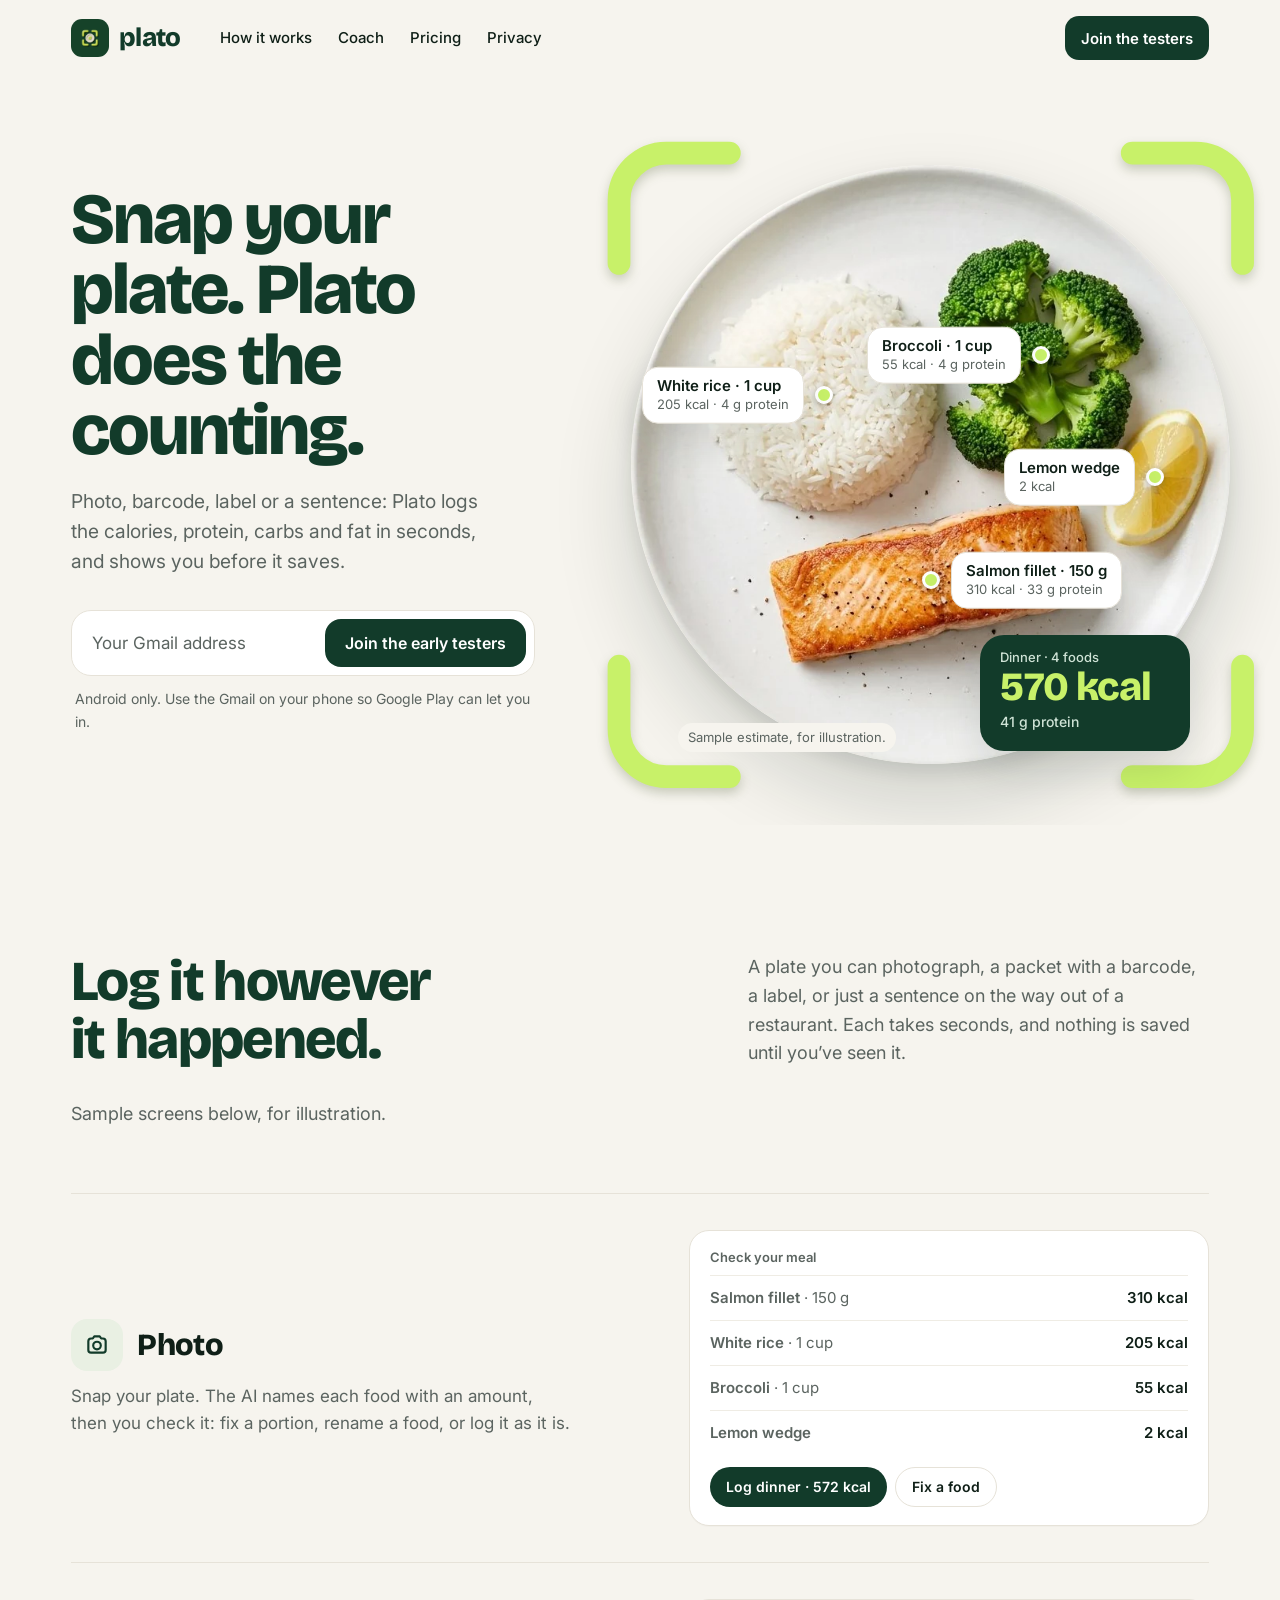
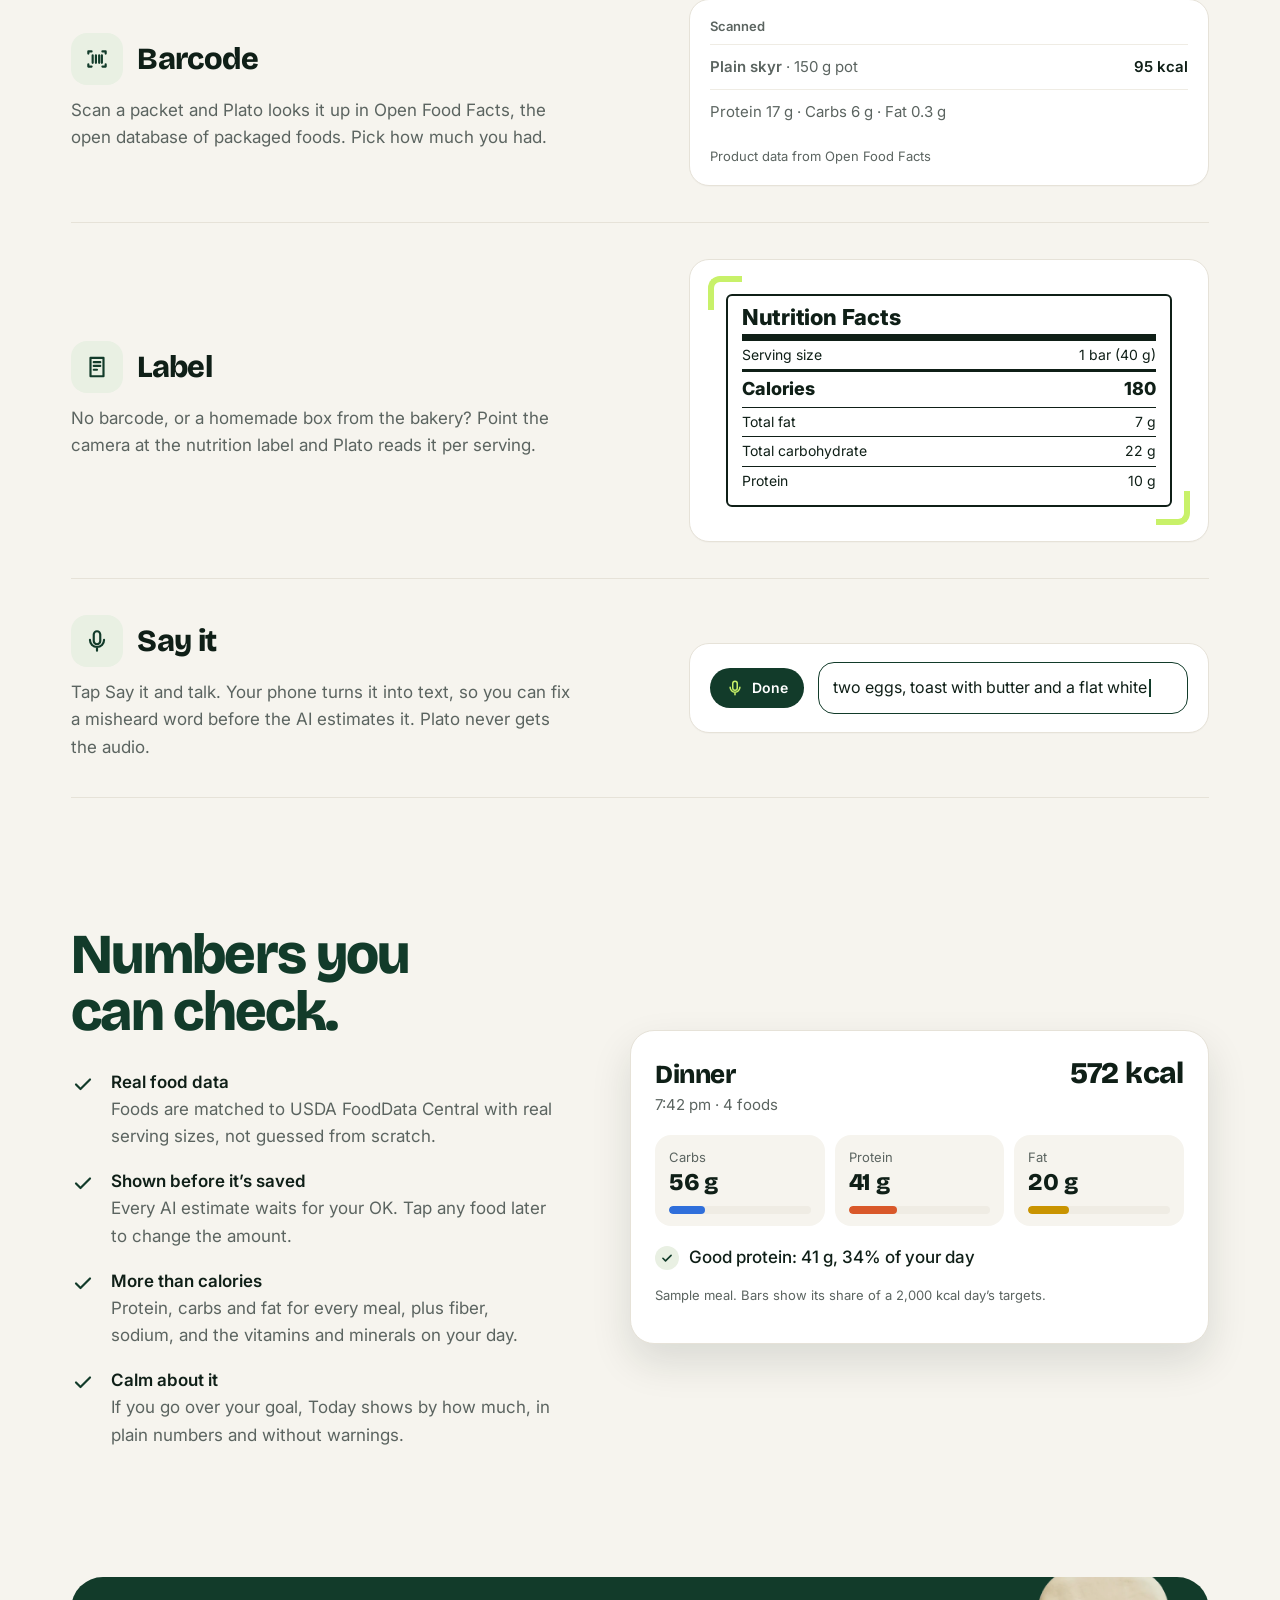
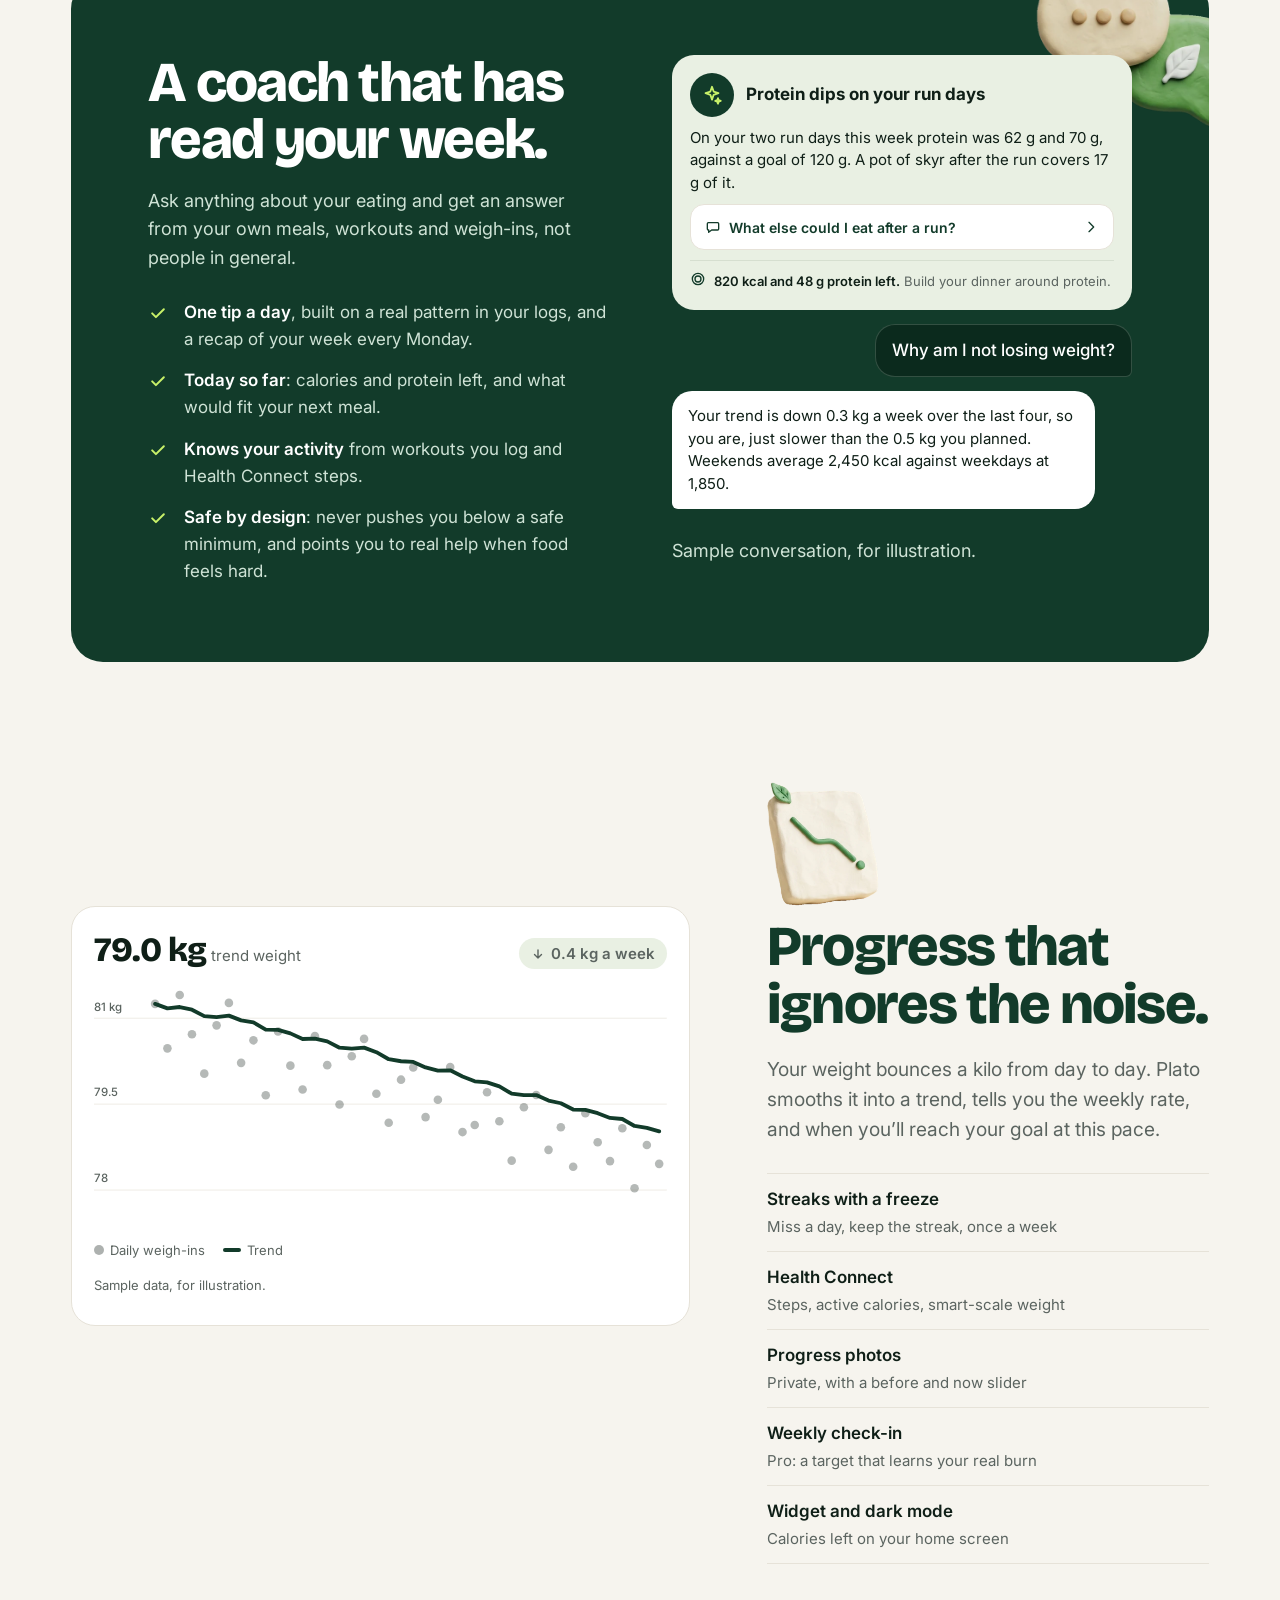
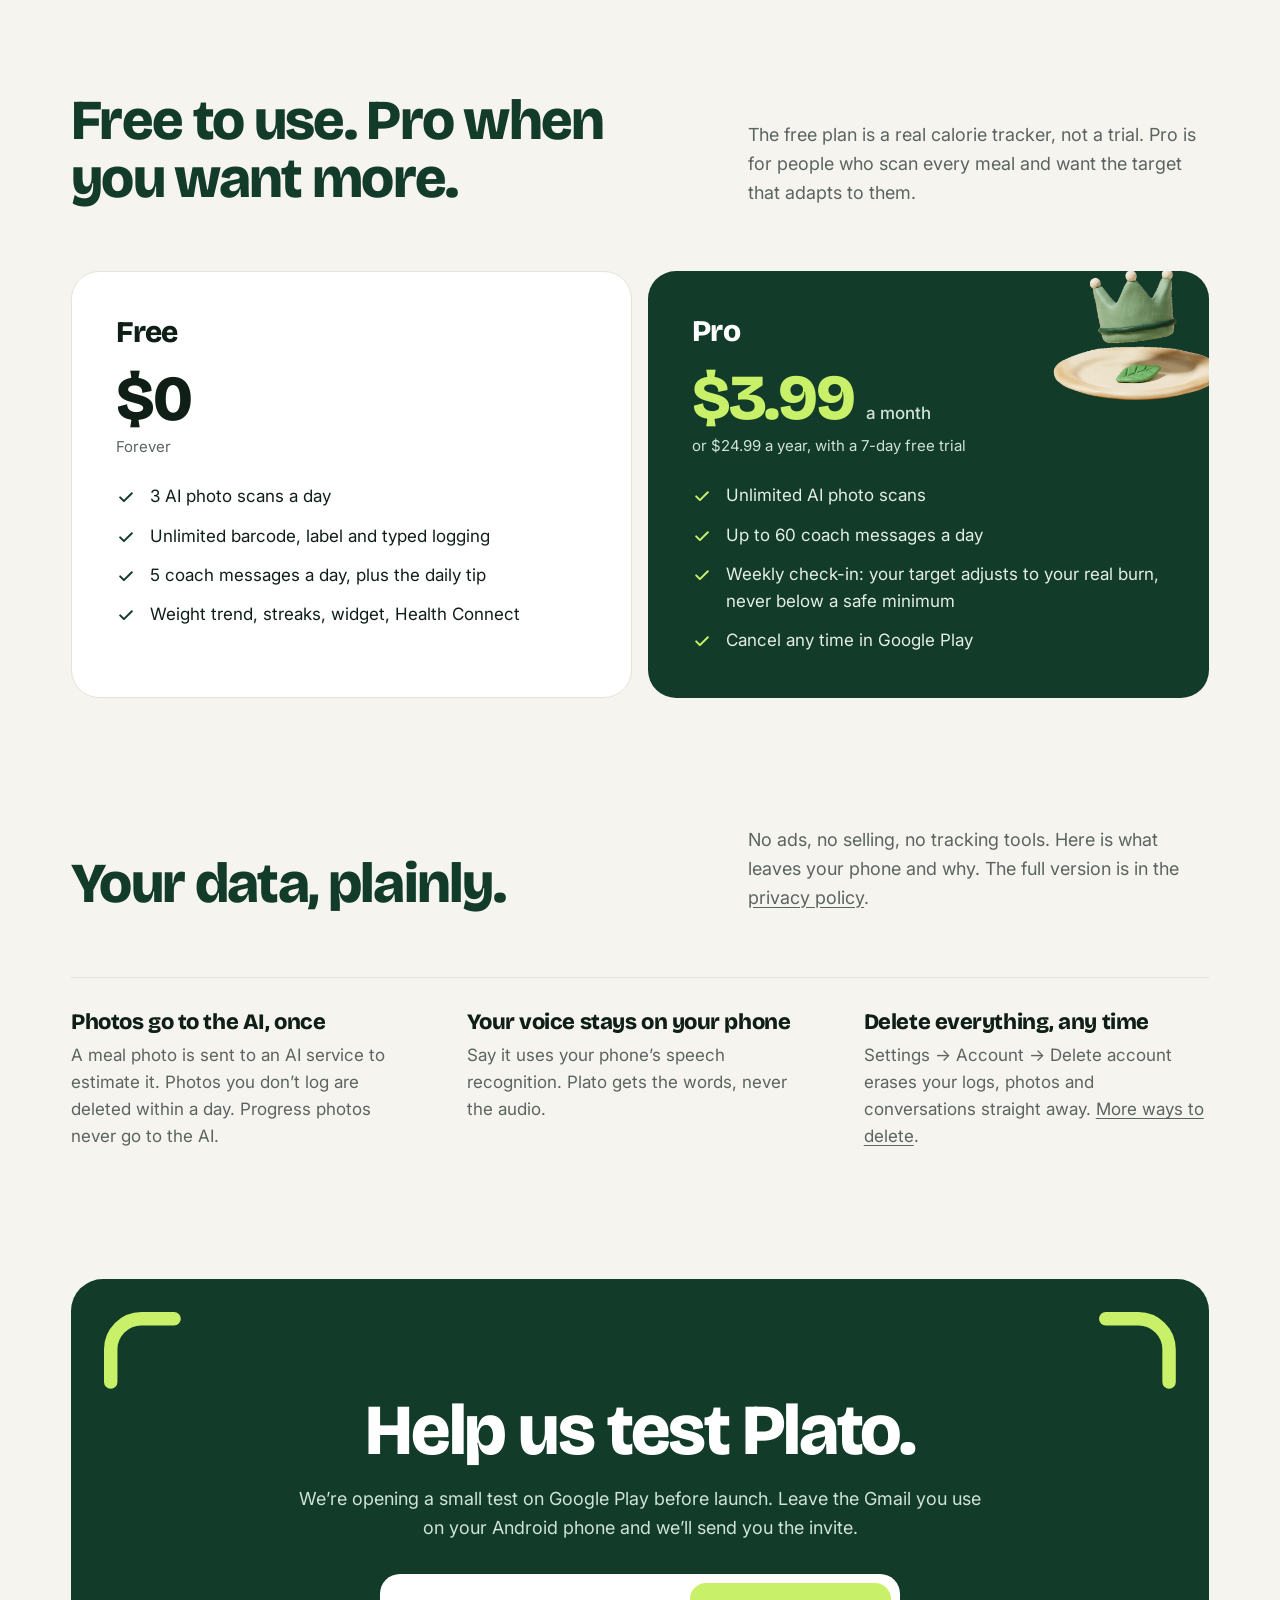
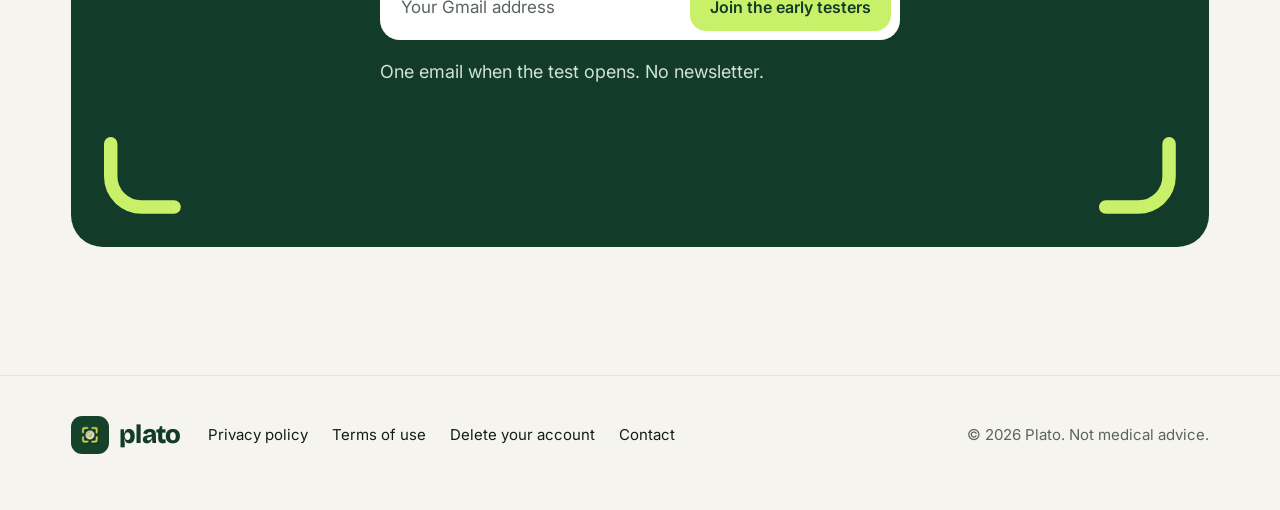
<file: index.html>
<!doctype html>
<html lang="en">
<head>
<meta charset="utf-8">
<meta name="viewport" content="width=device-width, initial-scale=1, viewport-fit=cover">
<title>Plato: snap your plate, it counts the calories</title>
<meta name="description" content="Plato is an AI calorie tracker for Android. Snap a photo, scan a barcode or say what you ate, and it logs the calories and macros in seconds. Join the early testers.">
<meta name="theme-color" content="#F6F4EE" media="(prefers-color-scheme: light)">
<meta name="theme-color" content="#0B1410" media="(prefers-color-scheme: dark)">
<link rel="icon" type="image/png" href="assets/brand/favicon.png">
<link rel="apple-touch-icon" href="assets/brand/icon.png">
<meta property="og:type" content="website">
<meta property="og:title" content="Plato: snap your plate, it counts the calories">
<meta property="og:description" content="An AI calorie tracker for Android. Photo, barcode, label or a sentence, logged in seconds. Join the early testers.">
<meta property="og:image" content="https://useplato.app/assets/brand/og.png">
<meta property="og:url" content="https://useplato.app/">
<link rel="canonical" href="https://useplato.app/">
<meta name="twitter:card" content="summary_large_image">
<link rel="preconnect" href="https://fonts.googleapis.com">
<link rel="preconnect" href="https://fonts.gstatic.com" crossorigin>
<link href="https://fonts.googleapis.com/css2?family=Bricolage+Grotesque:opsz,wght@12..96,700;12..96,800&family=Inter:wght@400;500;600;700&display=swap" rel="stylesheet">
<link rel="preload" as="image" href="assets/food/plate.webp" type="image/webp">
<link rel="stylesheet" href="styles.css">
<script src="main.js" defer></script>
</head>
<body>

<svg width="0" height="0" style="position:absolute" aria-hidden="true">
  <defs>
    <symbol id="i-camera" viewBox="0 0 24 24"><path d="M4 8.5A2.5 2.5 0 0 1 6.5 6h1.6l1.4-2h5l1.4 2h1.6A2.5 2.5 0 0 1 20 8.5v8A2.5 2.5 0 0 1 17.5 19h-11A2.5 2.5 0 0 1 4 16.5z"/><circle cx="12" cy="12.5" r="3.5"/></symbol>
    <symbol id="i-barcode" viewBox="0 0 24 24"><path d="M4 7V5h3M17 5h3v2M20 17v2h-3M7 19H4v-2M8 8.5v7M11 8.5v7M14 8.5v7M16.5 8.5v7"/></symbol>
    <symbol id="i-label" viewBox="0 0 24 24"><path d="M6 3.5h12v17H6zM9 7.5h6M9 11h6M9 14.5h3"/></symbol>
    <symbol id="i-mic" viewBox="0 0 24 24"><path d="M12 3a3 3 0 0 0-3 3v6a3 3 0 0 0 6 0V6a3 3 0 0 0-3-3zM18.5 11a6.5 6.5 0 0 1-13 0M12 17.5V21"/></symbol>
    <symbol id="i-check" viewBox="0 0 24 24"><path d="M5 12.5l4.5 4.5L19 7.5"/></symbol>
    <symbol id="i-spark" viewBox="0 0 24 24"><path d="M12 3l1.8 5.2L19 10l-5.2 1.8L12 17l-1.8-5.2L5 10l5.2-1.8zM18.5 15.5l.8 2.2 2.2.8-2.2.8-.8 2.2-.8-2.2-2.2-.8 2.2-.8z"/></symbol>
    <symbol id="i-chat" viewBox="0 0 24 24"><path d="M5 5.5h14a1.5 1.5 0 0 1 1.5 1.5v8a1.5 1.5 0 0 1-1.5 1.5H10l-4.5 3.5V16.5H5A1.5 1.5 0 0 1 3.5 15V7A1.5 1.5 0 0 1 5 5.5z"/></symbol>
    <symbol id="i-plate" viewBox="0 0 24 24"><circle cx="12" cy="12" r="8.5"/><circle cx="12" cy="12" r="4.5"/></symbol>
    <symbol id="i-chev" viewBox="0 0 24 24"><path d="M9 5l7 7-7 7"/></symbol>
    <symbol id="i-redo" viewBox="0 0 24 24"><path d="M19.5 12a7.5 7.5 0 1 1-2.2-5.3M19.5 4.5v4h-4"/></symbol>
    <symbol id="i-up" viewBox="0 0 24 24"><path d="M12 19V5M6 11l6-6 6 6"/></symbol>
    <symbol id="i-lock" viewBox="0 0 24 24"><path d="M6.5 10.5h11v9h-11zM9 10.5V8a3 3 0 0 1 6 0v2.5"/></symbol>
    <symbol id="i-cloud" viewBox="0 0 24 24"><path d="M7 18.5a4 4 0 0 1-.5-8 5.5 5.5 0 0 1 10.6-1.3A4.5 4.5 0 0 1 17.5 18.5z"/></symbol>
    <symbol id="i-trash" viewBox="0 0 24 24"><path d="M4.5 7h15M9.5 7V4.5h5V7M6.5 7l1 13h9l1-13"/></symbol>
  </defs>
</svg>

<header class="nav" id="top">
  <div class="wrap">
    <a class="brand" href="./" aria-label="Plato home"><img src="assets/brand/plato-logo.png" alt="" width="38" height="38">plato</a>
    <nav class="nav-links" aria-label="Main">
      <a href="#how">How it works</a>
      <a href="#coach">Coach</a>
      <a href="#pricing">Pricing</a>
      <a href="#privacy">Privacy</a>
    </nav>
    <span class="spacer"></span>
    <a class="btn btn-small" href="#join" data-cta>Join the testers</a>
  </div>
</header>

<main>

<section class="hero" aria-labelledby="hero-title">
  <div class="wrap">
    <div class="hero-head">
      <h1 id="hero-title">Snap your plate. Plato does the counting.</h1>
    </div>

    <figure class="scan" data-scan aria-labelledby="scan-caption">
      <div class="scan-stage">
      <div class="scan-plate"><img src="assets/food/plate.webp" width="760" height="760" alt="A plate of grilled salmon, white rice, broccoli and a lemon wedge, seen from above"></div>
      <svg class="scan-corners" viewBox="0 0 760 760" aria-hidden="true">
        <path d="M24 150V78a54 54 0 0 1 54-54h72"/>
        <path d="M610 24h72a54 54 0 0 1 54 54v72"/>
        <path d="M736 610v72a54 54 0 0 1-54 54h-72"/>
        <path d="M150 736H78a54 54 0 0 1-54-54v-72"/>
      </svg>
      <div class="scan-line" aria-hidden="true"></div>

      <div class="food" data-side="left" style="left:66.6%;top:33.5%;--at:700ms" aria-hidden="true"><i class="food-dot"></i><div class="food-tag"><i class="tag-short">Broccoli · 55</i><b>Broccoli · 1 cup</b><span>55 kcal · 4 g protein</span></div></div>
      <div class="food" data-side="left" style="left:34%;top:39.5%;--at:780ms" aria-hidden="true"><i class="food-dot"></i><div class="food-tag"><i class="tag-short">Rice · 205</i><b>White rice · 1 cup</b><span>205 kcal · 4 g protein</span></div></div>
      <div class="food" data-side="left" style="left:83.75%;top:51.9%;--at:930ms" aria-hidden="true"><i class="food-dot"></i><div class="food-tag"><i class="tag-short">Lemon · 2</i><b>Lemon wedge</b><span>2 kcal</span></div></div>
      <div class="food food-salmon" data-side="right" style="left:50%;top:67.3%;--at:1100ms" aria-hidden="true"><i class="food-dot"></i><div class="food-tag"><i class="tag-short">Salmon · 310</i><b>Salmon fillet · 150 g</b><span>310 kcal · 33 g protein</span></div></div>

      <div class="scan-total" aria-hidden="true">
        <small>Dinner · 4 foods</small>
        <strong class="num"><span data-count="572">572</span> kcal</strong>
        <em class="num">41 g protein</em>
      </div>
      </div>

      <ul class="scan-list" aria-label="What Plato found">
        <li><b>Salmon fillet, 150 g</b><span>310 kcal · 33 g protein</span></li>
        <li><b>White rice, 1 cup</b><span>205 kcal · 4 g protein</span></li>
        <li><b>Broccoli, 1 cup</b><span>55 kcal · 4 g protein</span></li>
        <li><b>Lemon wedge</b><span>2 kcal</span></li>
        <li class="scan-list-total"><b>Dinner</b><span>572 kcal · 41 g protein</span></li>
      </ul>

      <figcaption class="scan-foot" id="scan-caption">
        <span>Sample estimate, for illustration.</span>
        <button class="scan-again" type="button" data-scan-again hidden aria-label="Scan again" title="Scan again"><svg width="18" height="18" fill="none" stroke="currentColor" stroke-width="2.2" stroke-linecap="round" stroke-linejoin="round" aria-hidden="true"><use href="#i-redo"/></svg></button>
      </figcaption>
    </figure>

    <div class="hero-act">
      <p class="lede">Photo, barcode, label or a sentence: Plato logs the calories, protein, carbs and fat in seconds, and shows you before it saves.</p>
      <form class="signup" data-signup novalidate>
        <label class="visually-hidden" for="email-hero">Your Gmail address</label>
        <div class="signup-row">
          <input id="email-hero" type="email" name="email" placeholder="Your Gmail address" autocomplete="email" inputmode="email" required>
          <input class="hp" type="text" name="website" tabindex="-1" autocomplete="off" aria-hidden="true">
          <button class="btn" type="submit">Join the early testers</button>
        </div>
        <p class="signup-note">Android only. Use the Gmail on your phone so Google Play can let you in.</p>
        <p class="signup-status" role="status" aria-live="polite"></p>
        <div class="signup-done"><svg width="28" height="28" fill="none" stroke-width="2.4" stroke-linecap="round" stroke-linejoin="round" style="stroke:#123B2A"><use href="#i-check"/></svg><span data-done-text>You’re on the list. We’ll email you when the test opens.</span></div>
      </form>
    </div>
  </div>
</section>

<section class="section" id="how" aria-labelledby="how-title">
  <div class="wrap">
    <div class="section-head">
      <h2 id="how-title">Log it however it happened.</h2>
      <p>A plate you can photograph, a packet with a barcode, a label, or just a sentence on the way out of a restaurant. Each takes seconds, and nothing is saved until you’ve seen it.</p>
      <p class="sample" style="grid-column:1/-1;margin:0">Sample screens below, for illustration.</p>
    </div>

    <div class="ways">
      <article class="way">
        <div>
          <h3><span class="way-icon"><svg fill="none" stroke-width="2" stroke-linecap="round" stroke-linejoin="round" aria-hidden="true"><use href="#i-camera"/></svg></span>Photo</h3>
          <p>Snap your plate. The AI names each food with an amount, then you check it: fix a portion, rename a food, or log it as it is.</p>
        </div>
        <div class="frag" aria-label="Example: checking a photographed meal">
          <div class="frag-title">Check your meal</div>
          <div class="row"><span><b>Salmon fillet</b> · 150 g</span><span class="kcal num">310 kcal</span></div>
          <div class="row"><span><b>White rice</b> · 1 cup</span><span class="kcal num">205 kcal</span></div>
          <div class="row"><span><b>Broccoli</b> · 1 cup</span><span class="kcal num">55 kcal</span></div>
          <div class="row"><span><b>Lemon wedge</b></span><span class="kcal num">2 kcal</span></div>
          <div class="frag-actions"><span class="pill pill-forest">Log dinner · 572 kcal</span><span class="pill pill-line">Fix a food</span></div>
        </div>
      </article>

      <article class="way">
        <div>
          <h3><span class="way-icon"><svg fill="none" stroke-width="2" stroke-linecap="round" stroke-linejoin="round" aria-hidden="true"><use href="#i-barcode"/></svg></span>Barcode</h3>
          <p>Scan a packet and Plato looks it up in Open Food Facts, the open database of packaged foods. Pick how much you had.</p>
        </div>
        <div class="frag" aria-label="Example: a scanned product">
          <div class="frag-title">Scanned</div>
          <div class="row"><span><b>Plain skyr</b> · 150 g pot</span><span class="kcal num">95 kcal</span></div>
          <div class="row"><span>Protein 17 g · Carbs 6 g · Fat 0.3 g</span></div>
          <p class="credit">Product data from Open Food Facts</p>
        </div>
      </article>

      <article class="way">
        <div>
          <h3><span class="way-icon"><svg fill="none" stroke-width="2" stroke-linecap="round" stroke-linejoin="round" aria-hidden="true"><use href="#i-label"/></svg></span>Label</h3>
          <p>No barcode, or a homemade box from the bakery? Point the camera at the nutrition label and Plato reads it per serving.</p>
        </div>
        <div class="frag" aria-label="Example: a nutrition label being read">
          <div class="bracketed">
            <div class="label-fact">
              <div class="lf-head">Nutrition Facts</div>
              <div class="lf"><span>Serving size</span><span>1 bar (40 g)</span></div>
              <div class="lf big"><span>Calories</span><span class="num">180</span></div>
              <div class="lf"><span>Total fat</span><span class="num">7 g</span></div>
              <div class="lf"><span>Total carbohydrate</span><span class="num">22 g</span></div>
              <div class="lf"><span>Protein</span><span class="num">10 g</span></div>
            </div>
          </div>
        </div>
      </article>

      <article class="way">
        <div>
          <h3><span class="way-icon"><svg fill="none" stroke-width="2" stroke-linecap="round" stroke-linejoin="round" aria-hidden="true"><use href="#i-mic"/></svg></span>Say it</h3>
          <p>Tap Say it and talk. Your phone turns it into text, so you can fix a misheard word before the AI estimates it. Plato never gets the audio.</p>
        </div>
        <div class="frag" aria-label="Example: logging by voice">
          <div class="voice">
            <span class="pill pill-forest"><svg width="18" height="18" fill="none" stroke-width="2" stroke-linecap="round" stroke-linejoin="round" aria-hidden="true"><use href="#i-mic"/></svg>Done</span>
            <div class="transcript">two eggs, toast with butter and a flat white<span class="caret" aria-hidden="true"></span></div>
          </div>
        </div>
      </article>
    </div>
  </div>
</section>

<section class="section" aria-labelledby="truth-title" style="padding-top:0">
  <div class="wrap truth">
    <div>
      <h2 id="truth-title">Numbers you can check.</h2>
      <ul>
        <li><svg width="24" height="24" fill="none" stroke-width="2.2" stroke-linecap="round" stroke-linejoin="round" aria-hidden="true"><use href="#i-check"/></svg><div><b>Real food data</b><span>Foods are matched to USDA FoodData Central with real serving sizes, not guessed from scratch.</span></div></li>
        <li><svg width="24" height="24" fill="none" stroke-width="2.2" stroke-linecap="round" stroke-linejoin="round" aria-hidden="true"><use href="#i-check"/></svg><div><b>Shown before it’s saved</b><span>Every AI estimate waits for your OK. Tap any food later to change the amount.</span></div></li>
        <li><svg width="24" height="24" fill="none" stroke-width="2.2" stroke-linecap="round" stroke-linejoin="round" aria-hidden="true"><use href="#i-check"/></svg><div><b>More than calories</b><span>Protein, carbs and fat for every meal, plus fiber, sodium, and the vitamins and minerals on your day.</span></div></li>
        <li><svg width="24" height="24" fill="none" stroke-width="2.2" stroke-linecap="round" stroke-linejoin="round" aria-hidden="true"><use href="#i-check"/></svg><div><b>Calm about it</b><span>If you go over your goal, Today shows by how much, in plain numbers and without warnings.</span></div></li>
      </ul>
    </div>
    <div class="meal-card" aria-label="Example: a logged dinner with its breakdown">
      <div class="mc-head"><h3>Dinner</h3><span class="kcal num">572 kcal</span></div>
      <p class="mc-sub">7:42 pm · 4 foods</p>
      <div class="macros">
        <div class="macro c"><small>Carbs</small><b class="num">56 g</b><div class="bar"><i style="--w:25%"></i></div></div>
        <div class="macro p"><small>Protein</small><b class="num">41 g</b><div class="bar"><i style="--w:34%"></i></div></div>
        <div class="macro f"><small>Fat</small><b class="num">20 g</b><div class="bar"><i style="--w:29%"></i></div></div>
      </div>
      <div class="notes">
        <div class="note"><span class="note-mark"><svg width="14" height="14" fill="none" stroke-width="2.8" stroke-linecap="round" stroke-linejoin="round" aria-hidden="true"><use href="#i-check"/></svg></span>Good protein: 41 g, 34% of your day</div>
      </div>
      <p class="sample">Sample meal. Bars show its share of a 2,000 kcal day’s targets.</p>
    </div>
  </div>
</section>

<section class="section" id="coach" aria-labelledby="coach-title" style="padding-top:0">
  <div class="wrap">
    <div class="panel">
      <img class="coach-art" src="assets/art/coach.webp" alt="" width="512" height="512" loading="lazy">
      <div>
        <h2 id="coach-title">A coach that has read your week.</h2>
        <p>Ask anything about your eating and get an answer from your own meals, workouts and weigh-ins, not people in general.</p>
        <ul class="points">
          <li><svg width="20" height="20" fill="none" stroke-width="2.4" stroke-linecap="round" stroke-linejoin="round" aria-hidden="true"><use href="#i-check"/></svg><span><b>One tip a day</b>, built on a real pattern in your logs, and a recap of your week every Monday.</span></li>
          <li><svg width="20" height="20" fill="none" stroke-width="2.4" stroke-linecap="round" stroke-linejoin="round" aria-hidden="true"><use href="#i-check"/></svg><span><b>Today so far</b>: calories and protein left, and what would fit your next meal.</span></li>
          <li><svg width="20" height="20" fill="none" stroke-width="2.4" stroke-linecap="round" stroke-linejoin="round" aria-hidden="true"><use href="#i-check"/></svg><span><b>Knows your activity</b> from workouts you log and Health Connect steps.</span></li>
          <li><svg width="20" height="20" fill="none" stroke-width="2.4" stroke-linecap="round" stroke-linejoin="round" aria-hidden="true"><use href="#i-check"/></svg><span><b>Safe by design</b>: never pushes you below a safe minimum, and points you to real help when food feels hard.</span></li>
        </ul>
      </div>
      <div class="coach-demo" aria-label="Example: a coach tip and a question">
        <div class="tip">
          <div class="tip-head"><span class="tip-icon"><svg width="22" height="22" fill="none" stroke="#C8F169" stroke-width="2" stroke-linecap="round" stroke-linejoin="round" aria-hidden="true"><use href="#i-spark"/></svg></span><b>Protein dips on your run days</b></div>
          <p>On your two run days this week protein was 62 g and 70 g, against a goal of 120 g. A pot of skyr after the run covers 17 g of it.</p>
          <div class="tip-ask"><svg width="16" height="16" fill="none" stroke="#123B2A" stroke-width="2" stroke-linecap="round" stroke-linejoin="round" aria-hidden="true"><use href="#i-chat"/></svg><span>What else could I eat after a run?</span><svg width="16" height="16" fill="none" stroke="#123B2A" stroke-width="2" stroke-linecap="round" stroke-linejoin="round" aria-hidden="true"><use href="#i-chev"/></svg></div>
          <div class="tip-now"><svg width="16" height="16" fill="none" stroke="#123B2A" stroke-width="2" aria-hidden="true"><use href="#i-plate"/></svg><span><b>820 kcal and 48 g protein left.</b> Build your dinner around protein.</span></div>
        </div>
        <div class="bubble-me">Why am I not losing weight?</div>
        <div class="bubble-coach">Your trend is down 0.3 kg a week over the last four, so you are, just slower than the 0.5 kg you planned. Weekends average 2,450 kcal against weekdays at 1,850.</div>
        <p class="sample">Sample conversation, for illustration.</p>
      </div>
    </div>
  </div>
</section>

<section class="section" aria-labelledby="progress-title" style="padding-top:0">
  <div class="wrap progress-grid">
    <div class="chart-card" aria-label="Example: weigh-ins with a smoothed trend line">
      <div class="chart-top">
        <div><b class="num">79.0 kg</b> <span>trend weight</span></div>
        <span class="chart-rate num"><svg width="14" height="14" fill="none" stroke="currentColor" stroke-width="2.4" stroke-linecap="round" stroke-linejoin="round" aria-hidden="true" style="transform:rotate(180deg)"><use href="#i-up"/></svg>0.4 kg a week</span>
      </div>
      <svg class="chart" viewBox="0 0 600 260" role="img" aria-label="Daily weigh-ins bounce up and down by about a kilo while the trend line falls steadily">
        <line class="grid" x1="0" y1="40" x2="600" y2="40"/><line class="grid" x1="0" y1="130" x2="600" y2="130"/><line class="grid" x1="0" y1="220" x2="600" y2="220"/>
        <text x="0" y="32">81 kg</text><text x="0" y="122">79.5</text><text x="0" y="212">78</text>
        <g data-dots></g>
        <path class="trend" data-trend d=""/>
      </svg>
      <div class="legend"><span><i></i>Daily weigh-ins</span><span><i class="t"></i>Trend</span></div>
      <p class="sample">Sample data, for illustration.</p>
    </div>
    <div class="progress-copy">
      <img class="progress-art" src="assets/art/progress.webp" alt="" width="512" height="512" loading="lazy">
      <h2 id="progress-title">Progress that ignores the noise.</h2>
      <p class="lede" style="max-width:40ch">Your weight bounces a kilo from day to day. Plato smooths it into a trend, tells you the weekly rate, and when you’ll reach your goal at this pace.</p>
      <ul class="extras">
        <li><b>Streaks with a freeze</b><span>Miss a day, keep the streak, once a week</span></li>
        <li><b>Health Connect</b><span>Steps, active calories, smart-scale weight</span></li>
        <li><b>Progress photos</b><span>Private, with a before and now slider</span></li>
        <li><b>Weekly check-in</b><span>Pro: a target that learns your real burn</span></li>
        <li><b>Widget and dark mode</b><span>Calories left on your home screen</span></li>
      </ul>
    </div>
  </div>
</section>

<section class="section" id="pricing" aria-labelledby="pricing-title" style="padding-top:0">
  <div class="wrap">
    <div class="section-head">
      <h2 id="pricing-title">Free to use. Pro when you want more.</h2>
      <p>The free plan is a real calorie tracker, not a trial. Pro is for people who scan every meal and want the target that adapts to them.</p>
    </div>
    <div class="plans">
      <div class="plan plan-free">
        <h3>Free</h3>
        <p class="price num">$0</p>
        <p class="per">Forever</p>
        <ul>
          <li><svg width="20" height="20" fill="none" stroke-width="2.4" stroke-linecap="round" stroke-linejoin="round" aria-hidden="true"><use href="#i-check"/></svg><span>3 AI photo scans a day</span></li>
          <li><svg width="20" height="20" fill="none" stroke-width="2.4" stroke-linecap="round" stroke-linejoin="round" aria-hidden="true"><use href="#i-check"/></svg><span>Unlimited barcode, label and typed logging</span></li>
          <li><svg width="20" height="20" fill="none" stroke-width="2.4" stroke-linecap="round" stroke-linejoin="round" aria-hidden="true"><use href="#i-check"/></svg><span>5 coach messages a day, plus the daily tip</span></li>
          <li><svg width="20" height="20" fill="none" stroke-width="2.4" stroke-linecap="round" stroke-linejoin="round" aria-hidden="true"><use href="#i-check"/></svg><span>Weight trend, streaks, widget, Health Connect</span></li>
        </ul>
      </div>
      <div class="plan plan-pro">
        <img class="plan-art" src="assets/art/pro.webp" alt="" width="640" height="640" loading="lazy">
        <h3>Pro</h3>
        <p class="price num">$3.99 <small>a month</small></p>
        <p class="per">or $24.99 a year, with a 7-day free trial</p>
        <ul>
          <li><svg width="20" height="20" fill="none" stroke-width="2.4" stroke-linecap="round" stroke-linejoin="round" aria-hidden="true"><use href="#i-check"/></svg><span>Unlimited AI photo scans</span></li>
          <li><svg width="20" height="20" fill="none" stroke-width="2.4" stroke-linecap="round" stroke-linejoin="round" aria-hidden="true"><use href="#i-check"/></svg><span>Up to 60 coach messages a day</span></li>
          <li><svg width="20" height="20" fill="none" stroke-width="2.4" stroke-linecap="round" stroke-linejoin="round" aria-hidden="true"><use href="#i-check"/></svg><span>Weekly check-in: your target adjusts to your real burn, never below a safe minimum</span></li>
          <li><svg width="20" height="20" fill="none" stroke-width="2.4" stroke-linecap="round" stroke-linejoin="round" aria-hidden="true"><use href="#i-check"/></svg><span>Cancel any time in Google Play</span></li>
        </ul>
      </div>
    </div>
  </div>
</section>

<section class="section" id="privacy" aria-labelledby="privacy-title" style="padding-top:0">
  <div class="wrap">
    <div class="section-head">
      <h2 id="privacy-title">Your data, plainly.</h2>
      <p>No ads, no selling, no tracking tools. Here is what leaves your phone and why. The full version is in the <a href="privacy.html">privacy policy</a>.</p>
    </div>
    <div class="plain">
      <div><h3>Photos go to the AI, once</h3><p>A meal photo is sent to an AI service to estimate it. Photos you don’t log are deleted within a day. Progress photos never go to the AI.</p></div>
      <div><h3>Your voice stays on your phone</h3><p>Say it uses your phone’s speech recognition. Plato gets the words, never the audio.</p></div>
      <div><h3>Delete everything, any time</h3><p>Settings → Account → Delete account erases your logs, photos and conversations straight away. <a href="delete-account.html">More ways to delete</a>.</p></div>
    </div>
  </div>
</section>

<section class="section close" id="join" aria-labelledby="join-title" style="padding-top:0">
  <div class="wrap">
    <div class="close-frame">
      <svg class="cc cc-tl" viewBox="0 0 80 80" aria-hidden="true"><path d="M7 73V39A32 32 0 0 1 39 7h34"/></svg>
      <svg class="cc cc-tr" viewBox="0 0 80 80" aria-hidden="true"><path d="M7 73V39A32 32 0 0 1 39 7h34"/></svg>
      <svg class="cc cc-bl" viewBox="0 0 80 80" aria-hidden="true"><path d="M7 73V39A32 32 0 0 1 39 7h34"/></svg>
      <svg class="cc cc-br" viewBox="0 0 80 80" aria-hidden="true"><path d="M7 73V39A32 32 0 0 1 39 7h34"/></svg>
      <h2 id="join-title">Help us test Plato.</h2>
      <p>We’re opening a small test on Google Play before launch. Leave the Gmail you use on your Android phone and we’ll send you the invite.</p>
      <form class="signup" data-signup novalidate>
        <label class="visually-hidden" for="email-join">Your Gmail address</label>
        <div class="signup-row">
          <input id="email-join" type="email" name="email" placeholder="Your Gmail address" autocomplete="email" inputmode="email" required>
          <input class="hp" type="text" name="website" tabindex="-1" autocomplete="off" aria-hidden="true">
          <button class="btn" type="submit">Join the early testers</button>
        </div>
        <p class="signup-note">One email when the test opens. No newsletter.</p>
        <p class="signup-status" role="status" aria-live="polite"></p>
        <div class="signup-done"><svg width="28" height="28" fill="none" stroke-width="2.4" stroke-linecap="round" stroke-linejoin="round" style="stroke:#123B2A"><use href="#i-check"/></svg><span data-done-text>You’re on the list. We’ll email you when the test opens.</span></div>
      </form>
    </div>
  </div>
</section>

</main>

<footer class="footer">
  <div class="wrap">
    <a class="brand" href="./" aria-label="Plato home"><img src="assets/brand/plato-logo.png" alt="" width="38" height="38" loading="lazy">plato</a>
    <nav aria-label="Footer">
      <a href="privacy.html">Privacy policy</a>
      <a href="terms.html">Terms of use</a>
      <a href="delete-account.html">Delete your account</a>
      <a href="mailto:support@useplato.app">Contact</a>
    </nav>
    <span class="spacer"></span>
    <span>© <span data-year>2026</span> Plato. Not medical advice.</span>
  </div>
</footer>

</body>
</html>
</file>
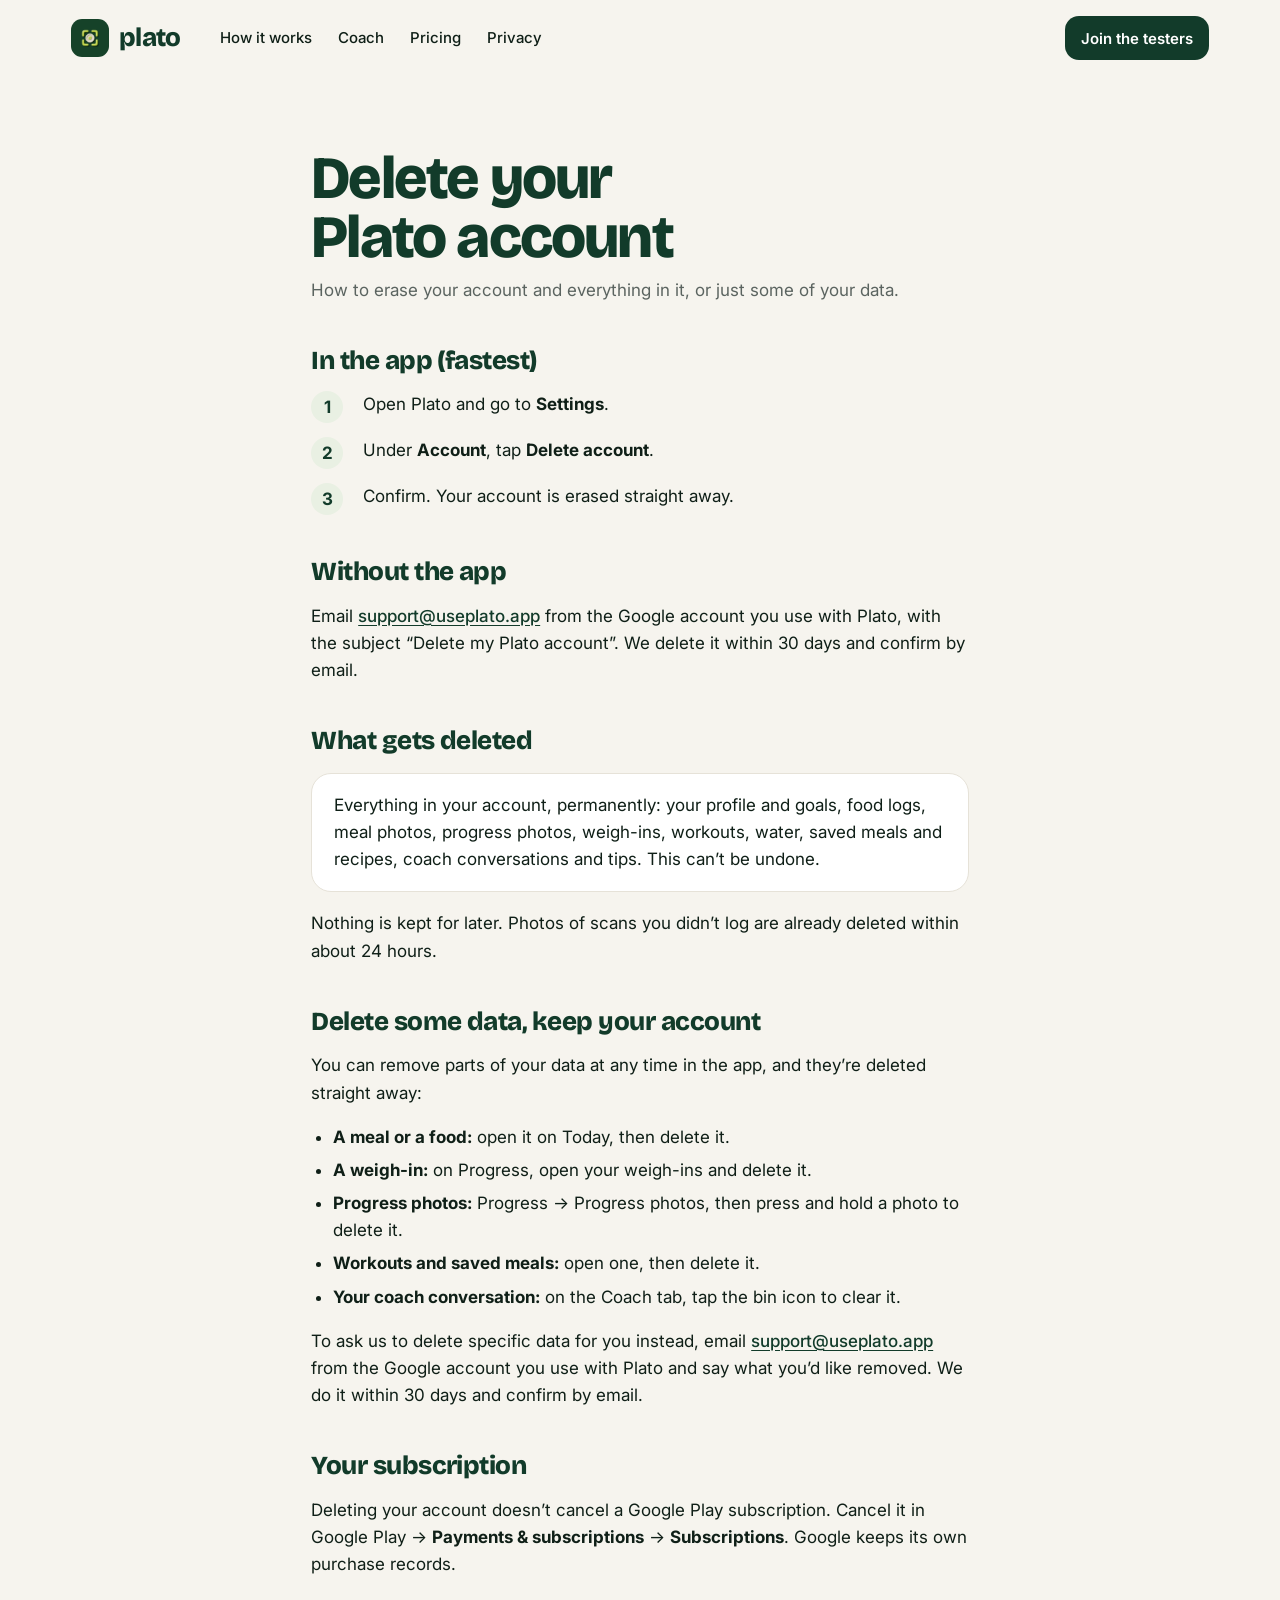
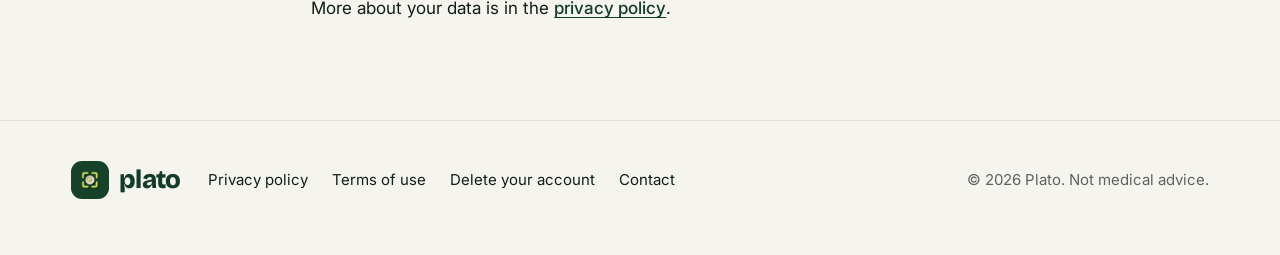
<file: delete-account.html>
<!doctype html>
<html lang="en">
<head>
<meta charset="utf-8">
<meta name="viewport" content="width=device-width, initial-scale=1, viewport-fit=cover">
<title>Delete your account · Plato</title>
<meta name="description" content="How to delete your Plato account and all of its data, in the app or by email.">
<meta name="theme-color" content="#F6F4EE" media="(prefers-color-scheme: light)">
<meta name="theme-color" content="#0B1410" media="(prefers-color-scheme: dark)">
<link rel="canonical" href="https://useplato.app/delete-account.html">
<link rel="icon" type="image/png" href="assets/brand/favicon.png">
<link rel="preconnect" href="https://fonts.googleapis.com">
<link rel="preconnect" href="https://fonts.gstatic.com" crossorigin>
<link href="https://fonts.googleapis.com/css2?family=Bricolage+Grotesque:opsz,wght@12..96,700;12..96,800&family=Inter:wght@400;500;600;700&display=swap" rel="stylesheet">
<link rel="stylesheet" href="styles.css">
<script src="main.js" defer></script>
</head>
<body>
<header class="nav">
  <div class="wrap">
    <a class="brand" href="./" aria-label="Plato home"><img src="assets/brand/plato-logo.png" alt="" width="38" height="38">plato</a>
    <nav class="nav-links" aria-label="Main">
      <a href="./#how">How it works</a>
      <a href="./#coach">Coach</a>
      <a href="./#pricing">Pricing</a>
      <a href="privacy.html">Privacy</a>
    </nav>
    <span class="spacer"></span>
    <a class="btn btn-small" href="./#join" data-cta>Join the testers</a>
  </div>
</header>
<main class="doc">
<h1>Delete your Plato account</h1>
<p class="meta">How to erase your account and everything in it, or just some of your data.</p>

<h2>In the app (fastest)</h2>
<ol class="steps-list">
  <li><span>Open Plato and go to <b>Settings</b>.</span></li>
  <li><span>Under <b>Account</b>, tap <b>Delete account</b>.</span></li>
  <li><span>Confirm. Your account is erased straight away.</span></li>
</ol>

<h2>Without the app</h2>
<p>Email <a href="mailto:support@useplato.app?subject=Delete%20my%20Plato%20account">support@useplato.app</a> from the Google account you use with Plato, with the subject “Delete my Plato account”. We delete it within 30 days and confirm by email.</p>

<h2>What gets deleted</h2>
<div class="box">
<p>Everything in your account, permanently: your profile and goals, food logs, meal photos, progress photos, weigh-ins, workouts, water, saved meals and recipes, coach conversations and tips. This can’t be undone.</p>
</div>
<p>Nothing is kept for later. Photos of scans you didn’t log are already deleted within about 24 hours.</p>

<h2 id="some-data">Delete some data, keep your account</h2>
<p>You can remove parts of your data at any time in the app, and they’re deleted straight away:</p>
<ul>
  <li><b>A meal or a food:</b> open it on Today, then delete it.</li>
  <li><b>A weigh-in:</b> on Progress, open your weigh-ins and delete it.</li>
  <li><b>Progress photos:</b> Progress → Progress photos, then press and hold a photo to delete it.</li>
  <li><b>Workouts and saved meals:</b> open one, then delete it.</li>
  <li><b>Your coach conversation:</b> on the Coach tab, tap the bin icon to clear it.</li>
</ul>
<p>To ask us to delete specific data for you instead, email <a href="mailto:support@useplato.app?subject=Delete%20some%20of%20my%20Plato%20data">support@useplato.app</a> from the Google account you use with Plato and say what you’d like removed. We do it within 30 days and confirm by email.</p>

<h2>Your subscription</h2>
<p>Deleting your account doesn’t cancel a Google Play subscription. Cancel it in Google Play → <b>Payments &amp; subscriptions</b> → <b>Subscriptions</b>. Google keeps its own purchase records.</p>

<p>More about your data is in the <a href="privacy.html">privacy policy</a>.</p>
</main>
<footer class="footer">
  <div class="wrap">
    <a class="brand" href="./" aria-label="Plato home"><img src="assets/brand/plato-logo.png" alt="" width="38" height="38" loading="lazy">plato</a>
    <nav aria-label="Footer">
      <a href="privacy.html">Privacy policy</a>
      <a href="terms.html">Terms of use</a>
      <a href="delete-account.html">Delete your account</a>
      <a href="mailto:support@useplato.app">Contact</a>
    </nav>
    <span class="spacer"></span>
    <span>© <span data-year>2026</span> Plato. Not medical advice.</span>
  </div>
</footer>
</body>
</html>
</file>
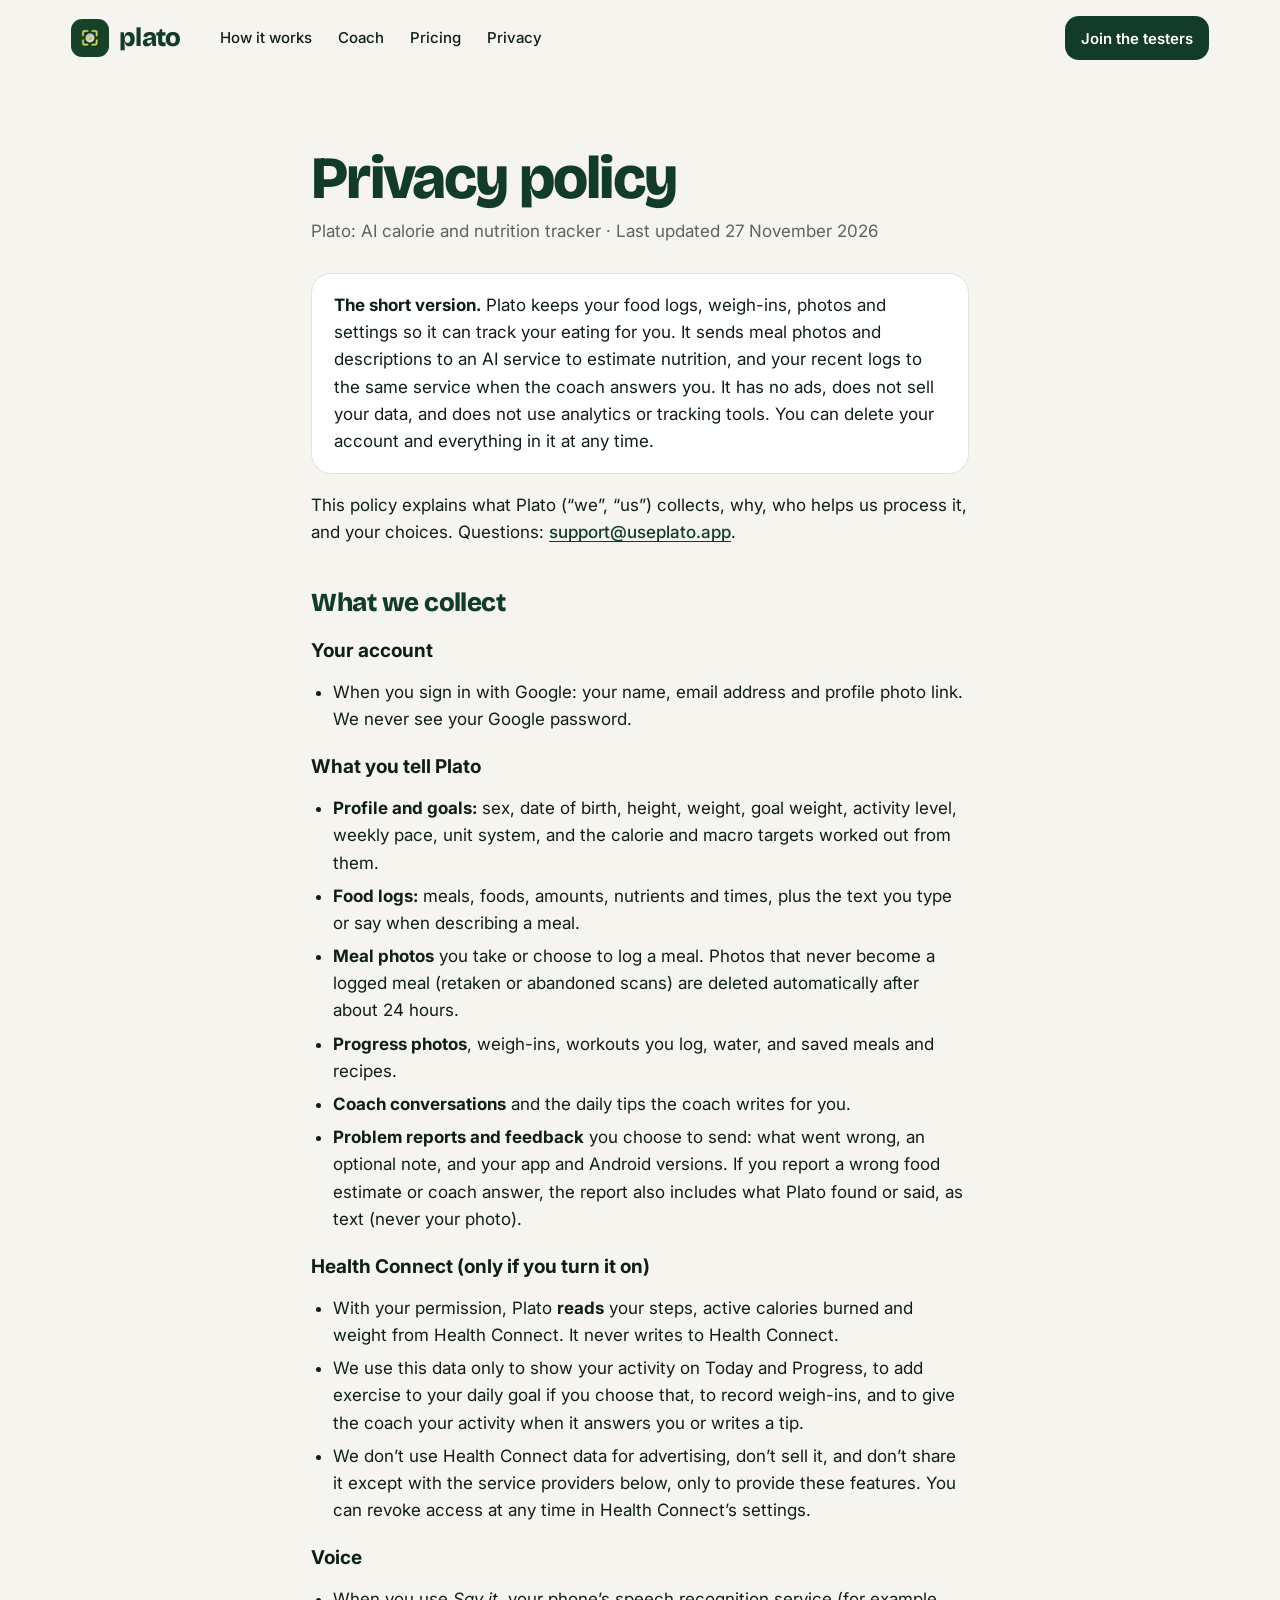
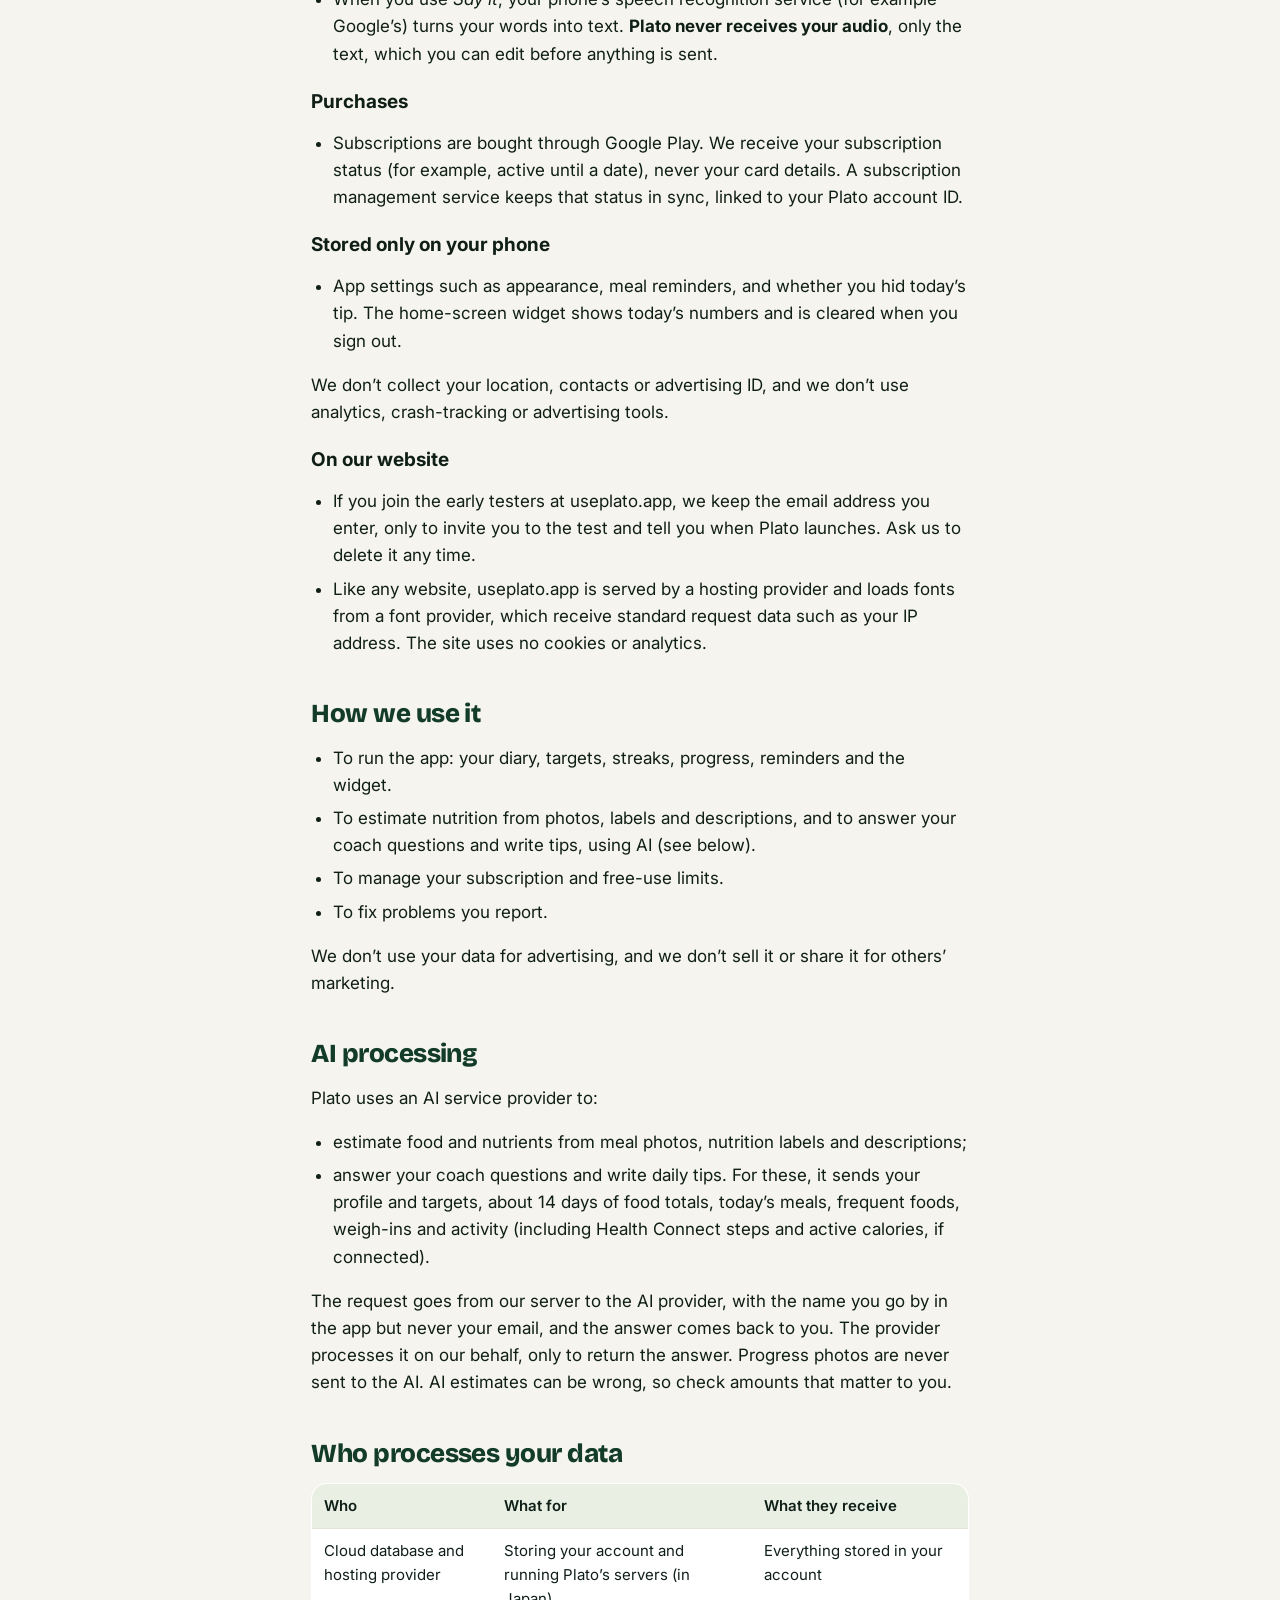
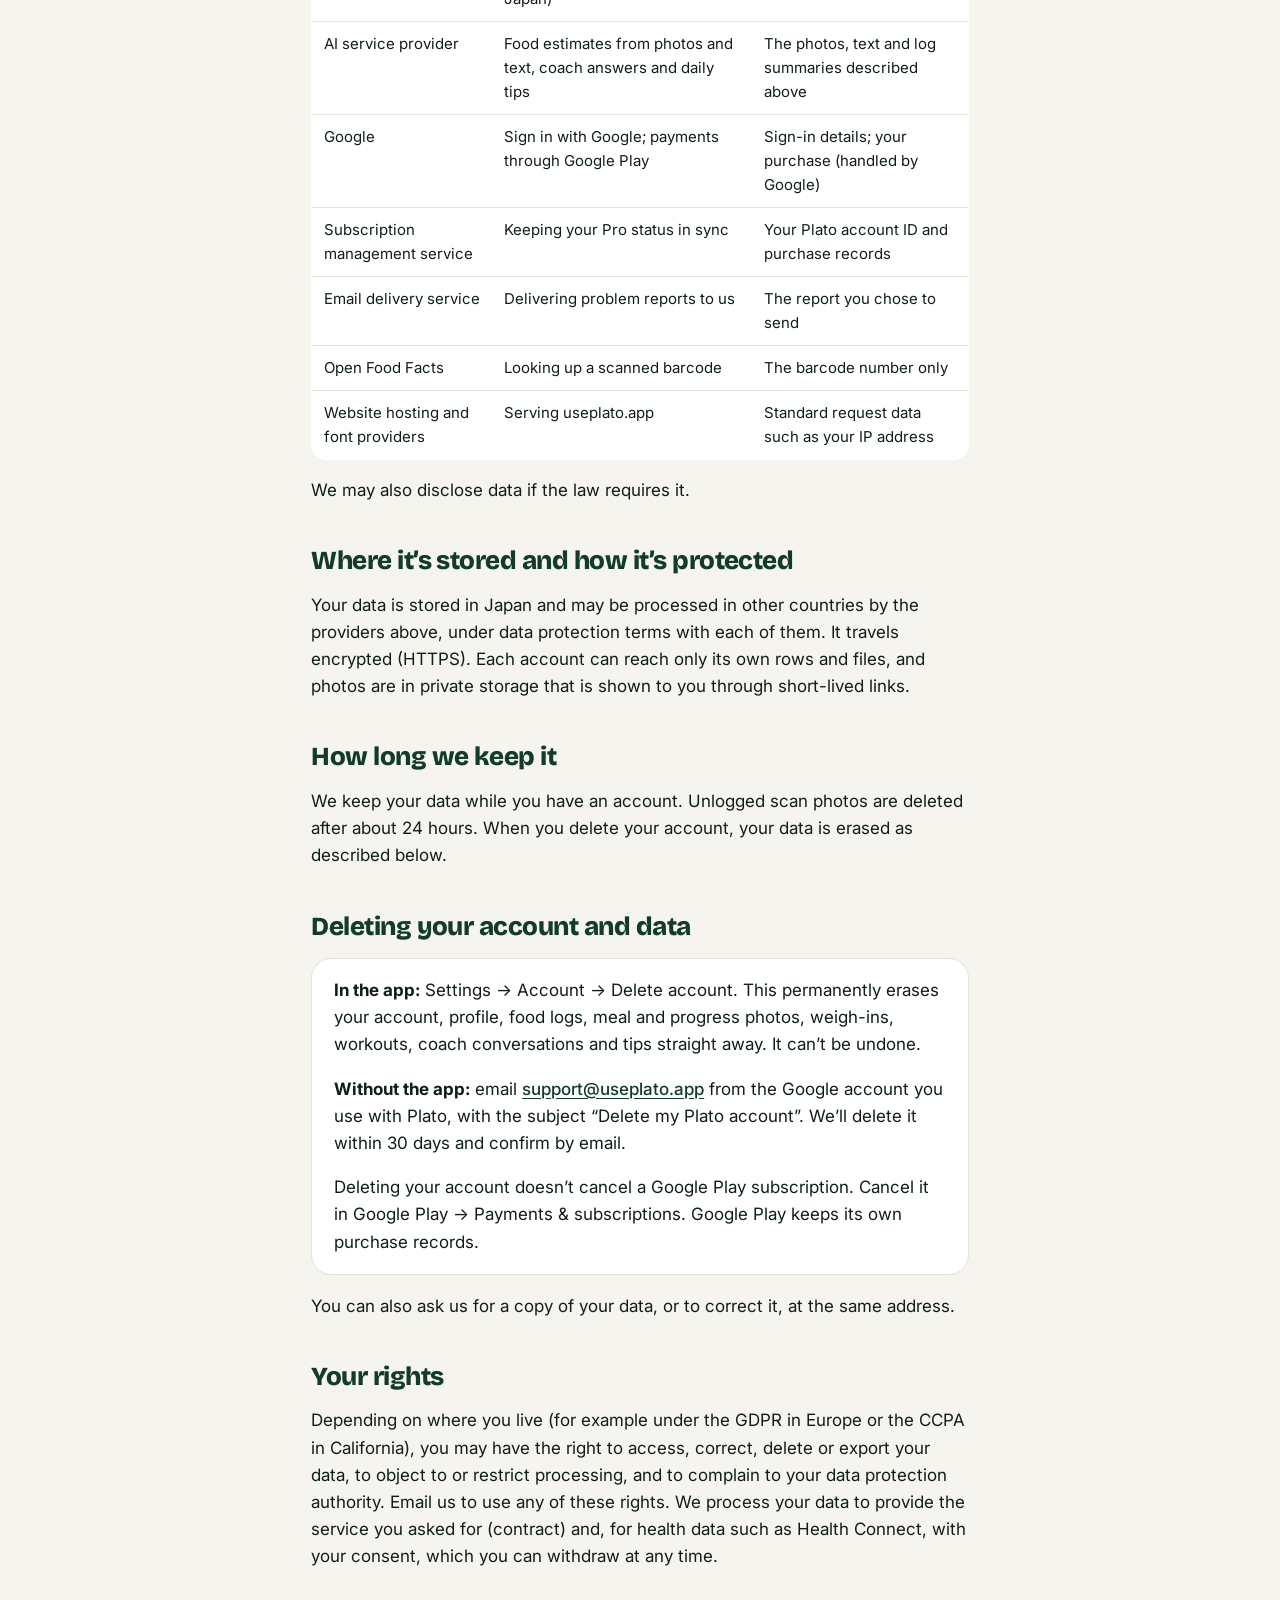
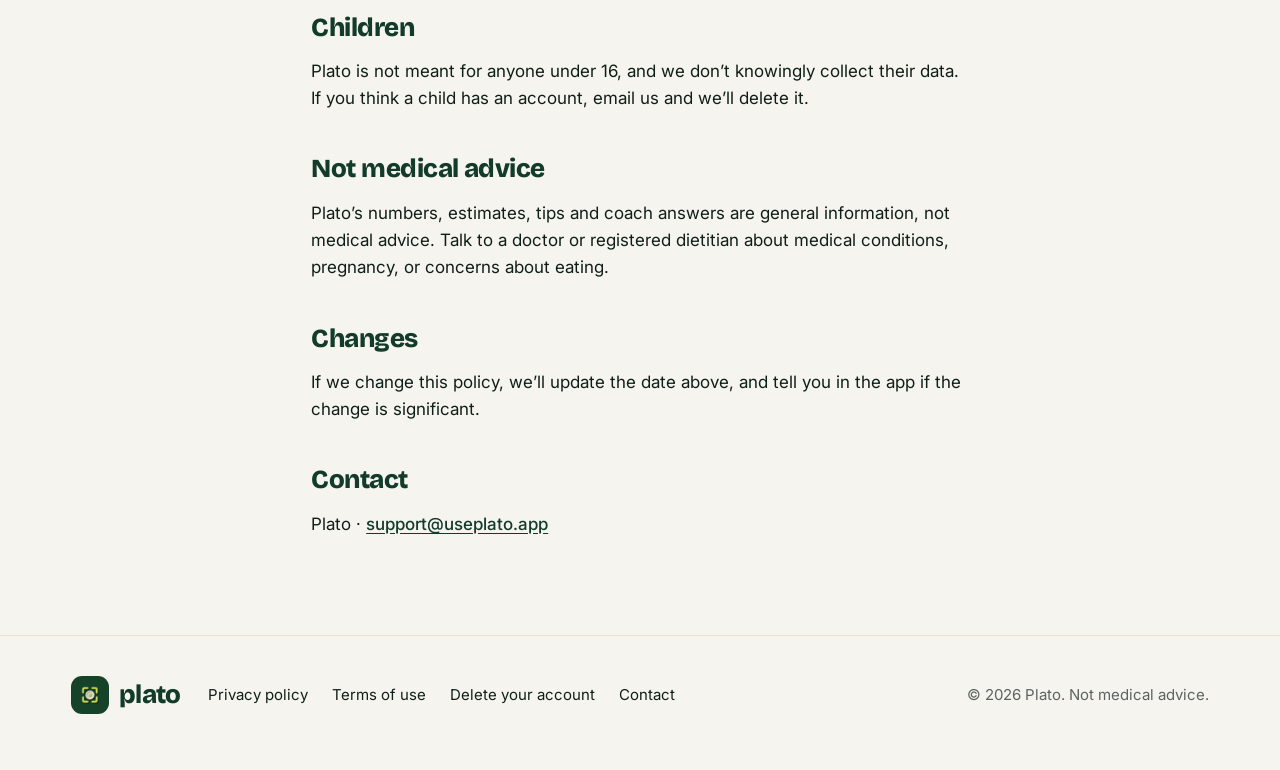
<file: privacy.html>
<!doctype html>
<html lang="en">
<head>
<meta charset="utf-8">
<meta name="viewport" content="width=device-width, initial-scale=1, viewport-fit=cover">
<title>Privacy policy · Plato</title>
<meta name="description" content="What Plato collects, why, who processes it, and how to delete your account.">
<meta name="theme-color" content="#F6F4EE" media="(prefers-color-scheme: light)">
<meta name="theme-color" content="#0B1410" media="(prefers-color-scheme: dark)">
<link rel="canonical" href="https://useplato.app/privacy.html">
<link rel="icon" type="image/png" href="assets/brand/favicon.png">
<link rel="preconnect" href="https://fonts.googleapis.com">
<link rel="preconnect" href="https://fonts.gstatic.com" crossorigin>
<link href="https://fonts.googleapis.com/css2?family=Bricolage+Grotesque:opsz,wght@12..96,700;12..96,800&family=Inter:wght@400;500;600;700&display=swap" rel="stylesheet">
<link rel="stylesheet" href="styles.css">
<script src="main.js" defer></script>
</head>
<body>
<header class="nav">
  <div class="wrap">
    <a class="brand" href="./" aria-label="Plato home"><img src="assets/brand/plato-logo.png" alt="" width="38" height="38">plato</a>
    <nav class="nav-links" aria-label="Main">
      <a href="./#how">How it works</a>
      <a href="./#coach">Coach</a>
      <a href="./#pricing">Pricing</a>
      <a href="privacy.html">Privacy</a>
    </nav>
    <span class="spacer"></span>
    <a class="btn btn-small" href="./#join" data-cta>Join the testers</a>
  </div>
</header>
<main class="doc">
<h1>Privacy policy</h1>
<p class="meta">Plato: AI calorie and nutrition tracker · Last updated 27 November 2026</p>

<div class="box">
<p><strong>The short version.</strong> Plato keeps your food logs, weigh-ins, photos and settings so it can track your eating for you. It sends meal photos and descriptions to an AI service to estimate nutrition, and your recent logs to the same service when the coach answers you. It has no ads, does not sell your data, and does not use analytics or tracking tools. You can delete your account and everything in it at any time.</p>
</div>

<p>This policy explains what Plato (“we”, “us”) collects, why, who helps us process it, and your choices. Questions: <a href="mailto:support@useplato.app">support@useplato.app</a>.</p>

<h2>What we collect</h2>

<h3>Your account</h3>
<ul>
  <li>When you sign in with Google: your name, email address and profile photo link. We never see your Google password.</li>
</ul>

<h3>What you tell Plato</h3>
<ul>
  <li><strong>Profile and goals:</strong> sex, date of birth, height, weight, goal weight, activity level, weekly pace, unit system, and the calorie and macro targets worked out from them.</li>
  <li><strong>Food logs:</strong> meals, foods, amounts, nutrients and times, plus the text you type or say when describing a meal.</li>
  <li><strong>Meal photos</strong> you take or choose to log a meal. Photos that never become a logged meal (retaken or abandoned scans) are deleted automatically after about 24 hours.</li>
  <li><strong>Progress photos</strong>, weigh-ins, workouts you log, water, and saved meals and recipes.</li>
  <li><strong>Coach conversations</strong> and the daily tips the coach writes for you.</li>
  <li><strong>Problem reports and feedback</strong> you choose to send: what went wrong, an optional note, and your app and Android versions. If you report a wrong food estimate or coach answer, the report also includes what Plato found or said, as text (never your photo).</li>
</ul>

<h3>Health Connect (only if you turn it on)</h3>
<ul>
  <li>With your permission, Plato <strong>reads</strong> your steps, active calories burned and weight from Health Connect. It never writes to Health Connect.</li>
  <li>We use this data only to show your activity on Today and Progress, to add exercise to your daily goal if you choose that, to record weigh-ins, and to give the coach your activity when it answers you or writes a tip.</li>
  <li>We don’t use Health Connect data for advertising, don’t sell it, and don’t share it except with the service providers below, only to provide these features. You can revoke access at any time in Health Connect’s settings.</li>
</ul>

<h3>Voice</h3>
<ul>
  <li>When you use <em>Say it</em>, your phone’s speech recognition service (for example Google’s) turns your words into text. <strong>Plato never receives your audio</strong>, only the text, which you can edit before anything is sent.</li>
</ul>

<h3>Purchases</h3>
<ul>
  <li>Subscriptions are bought through Google Play. We receive your subscription status (for example, active until a date), never your card details. A subscription management service keeps that status in sync, linked to your Plato account ID.</li>
</ul>

<h3>Stored only on your phone</h3>
<ul>
  <li>App settings such as appearance, meal reminders, and whether you hid today’s tip. The home-screen widget shows today’s numbers and is cleared when you sign out.</li>
</ul>

<p>We don’t collect your location, contacts or advertising ID, and we don’t use analytics, crash-tracking or advertising tools.</p>

<h3>On our website</h3>
<ul>
  <li>If you join the early testers at useplato.app, we keep the email address you enter, only to invite you to the test and tell you when Plato launches. Ask us to delete it any time.</li>
  <li>Like any website, useplato.app is served by a hosting provider and loads fonts from a font provider, which receive standard request data such as your IP address. The site uses no cookies or analytics.</li>
</ul>

<h2>How we use it</h2>
<ul>
  <li>To run the app: your diary, targets, streaks, progress, reminders and the widget.</li>
  <li>To estimate nutrition from photos, labels and descriptions, and to answer your coach questions and write tips, using AI (see below).</li>
  <li>To manage your subscription and free-use limits.</li>
  <li>To fix problems you report.</li>
</ul>
<p>We don’t use your data for advertising, and we don’t sell it or share it for others’ marketing.</p>

<h2>AI processing</h2>
<p>Plato uses an AI service provider to:</p>
<ul>
  <li>estimate food and nutrients from meal photos, nutrition labels and descriptions;</li>
  <li>answer your coach questions and write daily tips. For these, it sends your profile and targets, about 14 days of food totals, today’s meals, frequent foods, weigh-ins and activity (including Health Connect steps and active calories, if connected).</li>
</ul>
<p>The request goes from our server to the AI provider, with the name you go by in the app but never your email, and the answer comes back to you. The provider processes it on our behalf, only to return the answer. Progress photos are never sent to the AI. AI estimates can be wrong, so check amounts that matter to you.</p>

<h2>Who processes your data</h2>
<div class="table">
<table>
  <tr><th>Who</th><th>What for</th><th>What they receive</th></tr>
  <tr><td>Cloud database and hosting provider</td><td>Storing your account and running Plato’s servers (in Japan)</td><td>Everything stored in your account</td></tr>
  <tr><td>AI service provider</td><td>Food estimates from photos and text, coach answers and daily tips</td><td>The photos, text and log summaries described above</td></tr>
  <tr><td>Google</td><td>Sign in with Google; payments through Google Play</td><td>Sign-in details; your purchase (handled by Google)</td></tr>
  <tr><td>Subscription management service</td><td>Keeping your Pro status in sync</td><td>Your Plato account ID and purchase records</td></tr>
  <tr><td>Email delivery service</td><td>Delivering problem reports to us</td><td>The report you chose to send</td></tr>
  <tr><td>Open Food Facts</td><td>Looking up a scanned barcode</td><td>The barcode number only</td></tr>
  <tr><td>Website hosting and font providers</td><td>Serving useplato.app</td><td>Standard request data such as your IP address</td></tr>
</table>
</div>
<p>We may also disclose data if the law requires it.</p>

<h2>Where it’s stored and how it’s protected</h2>
<p>Your data is stored in Japan and may be processed in other countries by the providers above, under data protection terms with each of them. It travels encrypted (HTTPS). Each account can reach only its own rows and files, and photos are in private storage that is shown to you through short-lived links.</p>

<h2>How long we keep it</h2>
<p>We keep your data while you have an account. Unlogged scan photos are deleted after about 24 hours. When you delete your account, your data is erased as described below.</p>

<h2 id="delete">Deleting your account and data</h2>
<div class="box">
<p><strong>In the app:</strong> Settings → Account → Delete account. This permanently erases your account, profile, food logs, meal and progress photos, weigh-ins, workouts, coach conversations and tips straight away. It can’t be undone.</p>
<p><strong>Without the app:</strong> email <a href="mailto:support@useplato.app?subject=Delete%20my%20Plato%20account">support@useplato.app</a> from the Google account you use with Plato, with the subject “Delete my Plato account”. We’ll delete it within 30 days and confirm by email.</p>
<p>Deleting your account doesn’t cancel a Google Play subscription. Cancel it in Google Play → Payments &amp; subscriptions. Google Play keeps its own purchase records.</p>
</div>
<p>You can also ask us for a copy of your data, or to correct it, at the same address.</p>

<h2>Your rights</h2>
<p>Depending on where you live (for example under the GDPR in Europe or the CCPA in California), you may have the right to access, correct, delete or export your data, to object to or restrict processing, and to complain to your data protection authority. Email us to use any of these rights. We process your data to provide the service you asked for (contract) and, for health data such as Health Connect, with your consent, which you can withdraw at any time.</p>

<h2>Children</h2>
<p>Plato is not meant for anyone under 16, and we don’t knowingly collect their data. If you think a child has an account, email us and we’ll delete it.</p>

<h2>Not medical advice</h2>
<p>Plato’s numbers, estimates, tips and coach answers are general information, not medical advice. Talk to a doctor or registered dietitian about medical conditions, pregnancy, or concerns about eating.</p>

<h2>Changes</h2>
<p>If we change this policy, we’ll update the date above, and tell you in the app if the change is significant.</p>

<h2>Contact</h2>
<p>Plato · <a href="mailto:support@useplato.app">support@useplato.app</a></p>
</main>
<footer class="footer">
  <div class="wrap">
    <a class="brand" href="./" aria-label="Plato home"><img src="assets/brand/plato-logo.png" alt="" width="38" height="38" loading="lazy">plato</a>
    <nav aria-label="Footer">
      <a href="privacy.html">Privacy policy</a>
      <a href="terms.html">Terms of use</a>
      <a href="delete-account.html">Delete your account</a>
      <a href="mailto:support@useplato.app">Contact</a>
    </nav>
    <span class="spacer"></span>
    <span>© <span data-year>2026</span> Plato. Not medical advice.</span>
  </div>
</footer>
</body>
</html>
</file>
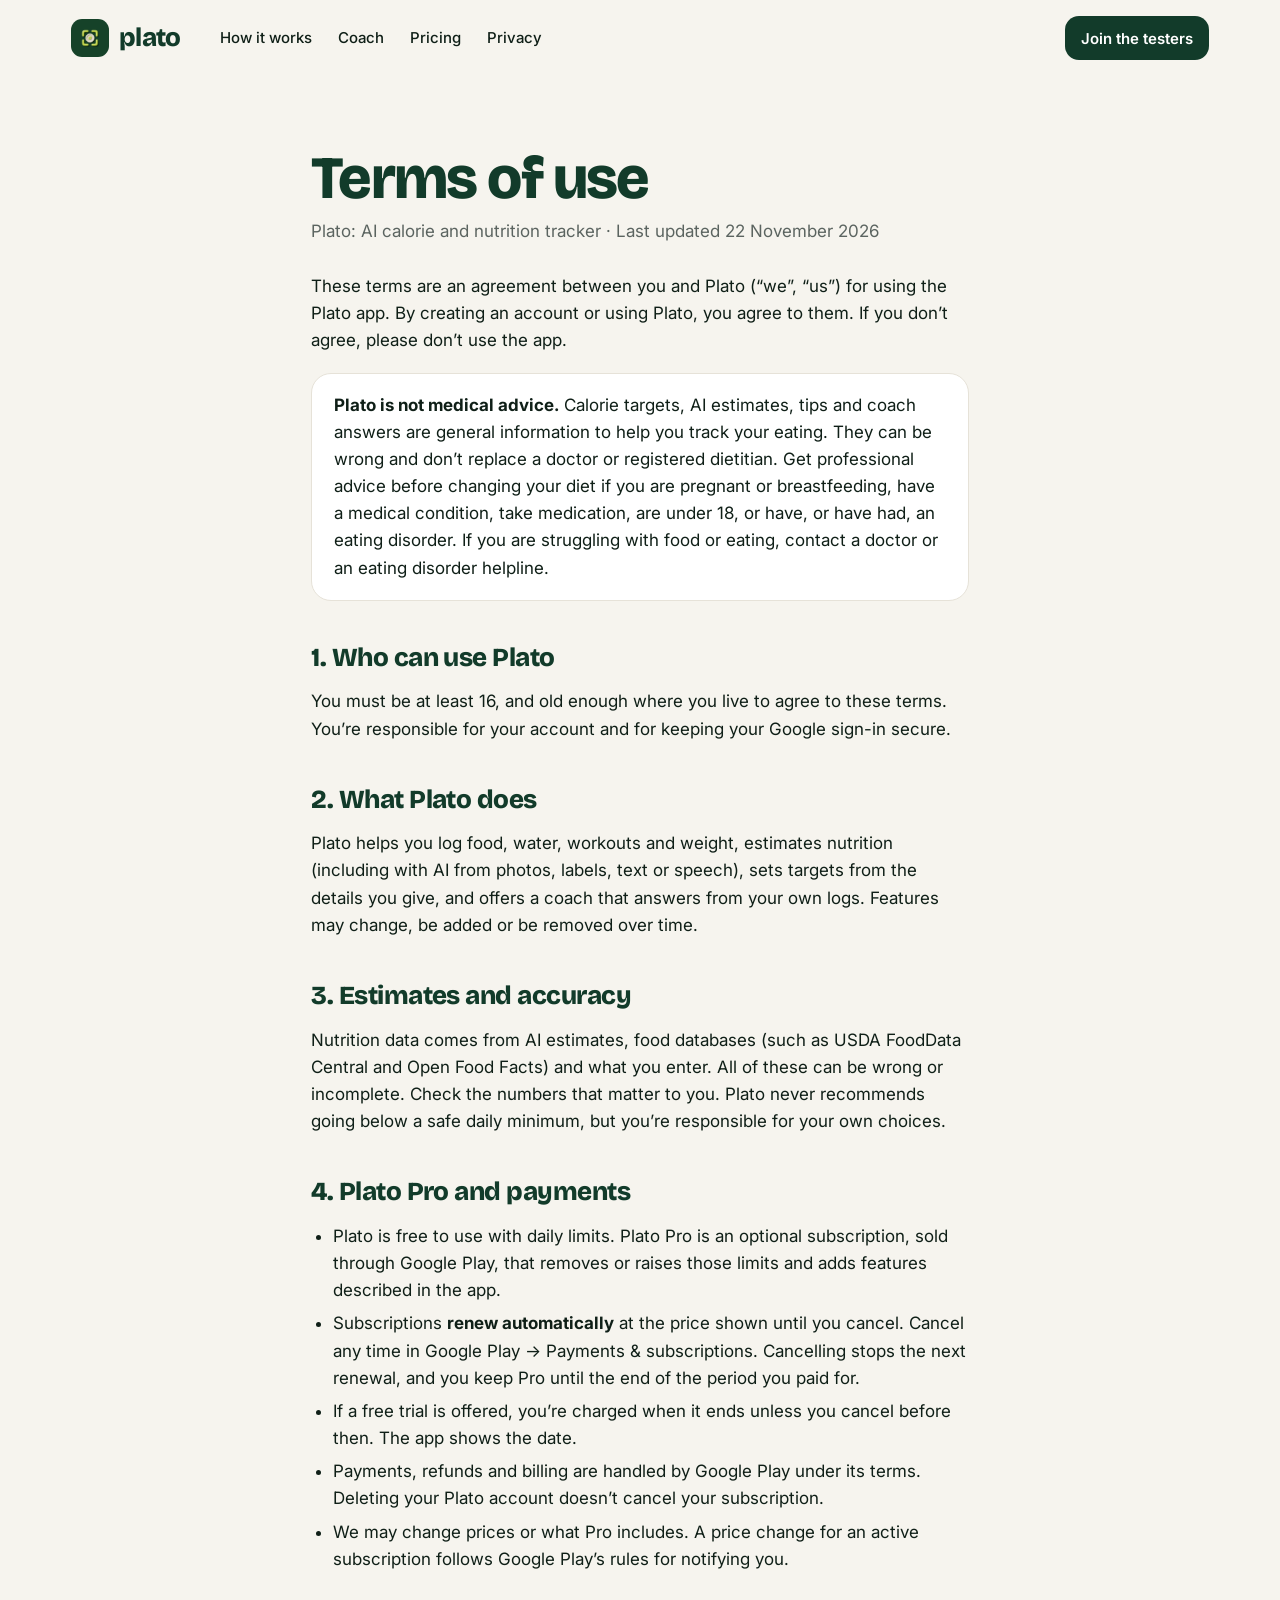
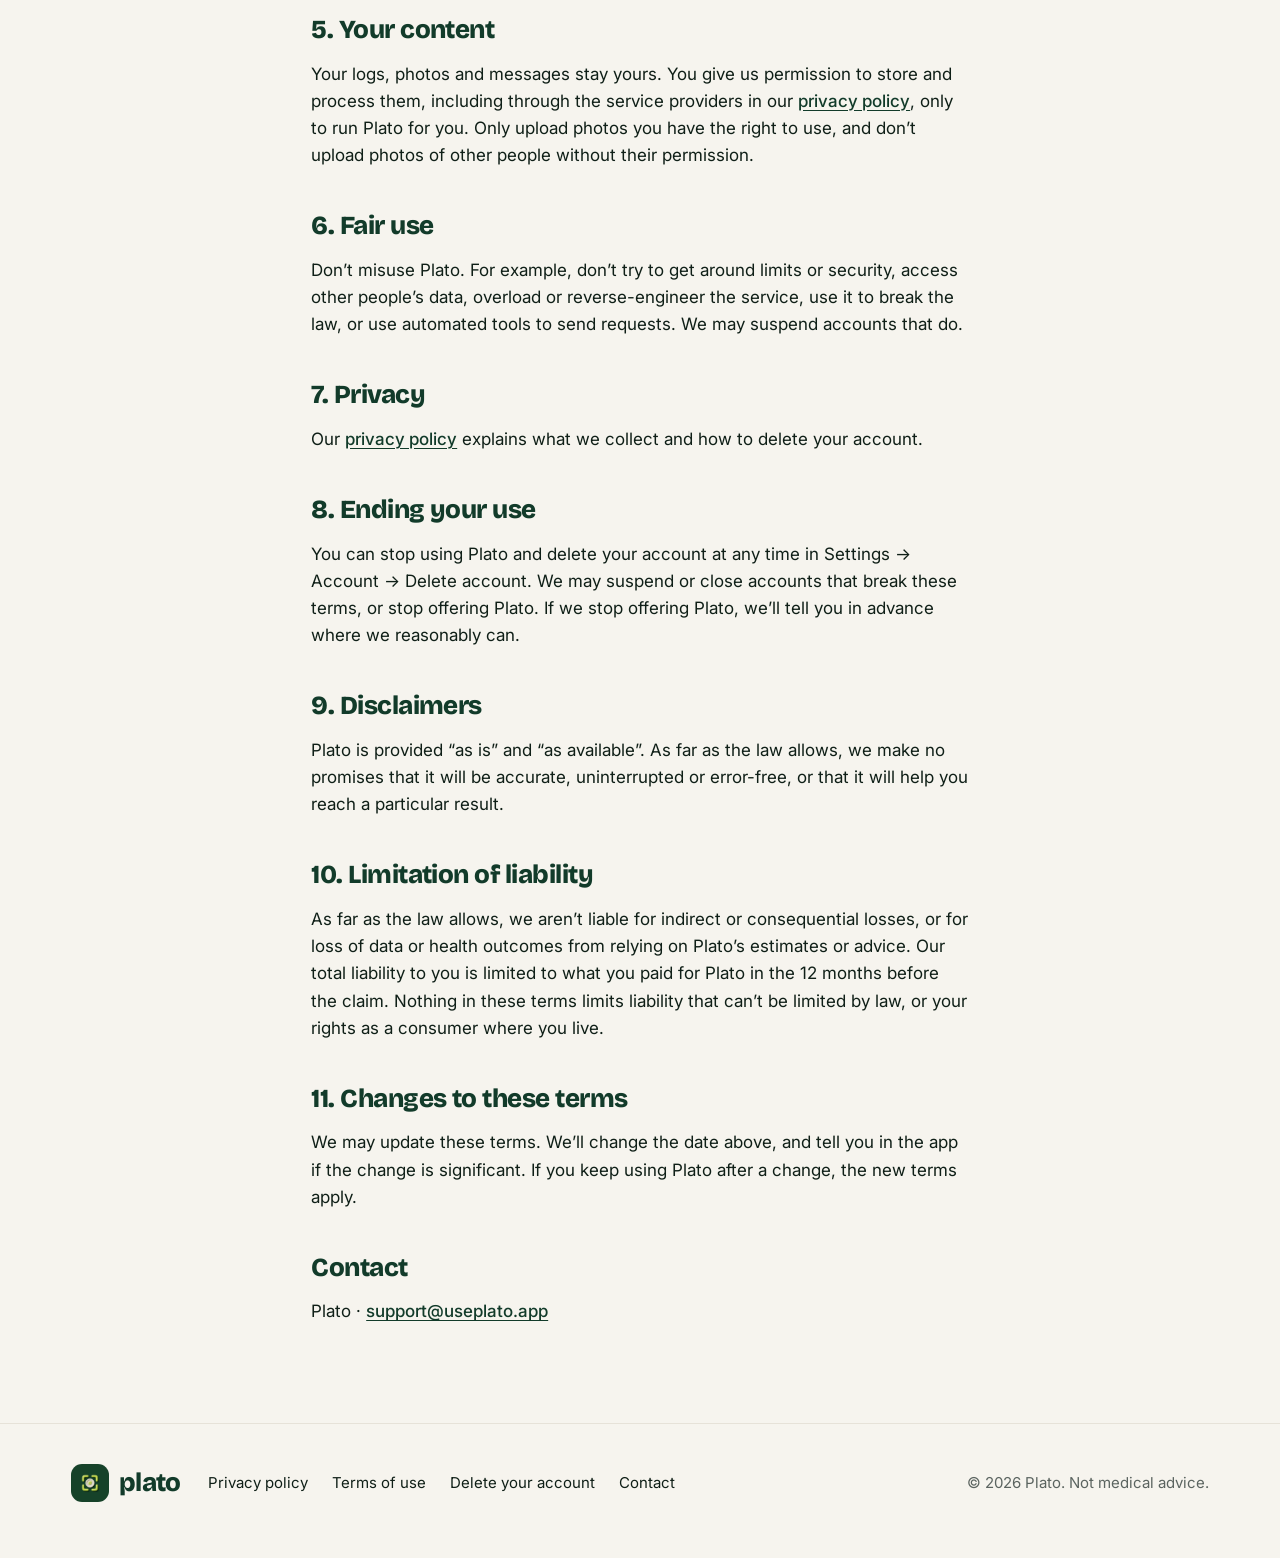
<file: terms.html>
<!doctype html>
<html lang="en">
<head>
<meta charset="utf-8">
<meta name="viewport" content="width=device-width, initial-scale=1, viewport-fit=cover">
<title>Terms of use · Plato</title>
<meta name="description" content="The terms for using Plato, including subscriptions and health disclaimers.">
<meta name="theme-color" content="#F6F4EE" media="(prefers-color-scheme: light)">
<meta name="theme-color" content="#0B1410" media="(prefers-color-scheme: dark)">
<link rel="canonical" href="https://useplato.app/terms.html">
<link rel="icon" type="image/png" href="assets/brand/favicon.png">
<link rel="preconnect" href="https://fonts.googleapis.com">
<link rel="preconnect" href="https://fonts.gstatic.com" crossorigin>
<link href="https://fonts.googleapis.com/css2?family=Bricolage+Grotesque:opsz,wght@12..96,700;12..96,800&family=Inter:wght@400;500;600;700&display=swap" rel="stylesheet">
<link rel="stylesheet" href="styles.css">
<script src="main.js" defer></script>
</head>
<body>
<header class="nav">
  <div class="wrap">
    <a class="brand" href="./" aria-label="Plato home"><img src="assets/brand/plato-logo.png" alt="" width="38" height="38">plato</a>
    <nav class="nav-links" aria-label="Main">
      <a href="./#how">How it works</a>
      <a href="./#coach">Coach</a>
      <a href="./#pricing">Pricing</a>
      <a href="privacy.html">Privacy</a>
    </nav>
    <span class="spacer"></span>
    <a class="btn btn-small" href="./#join" data-cta>Join the testers</a>
  </div>
</header>
<main class="doc">
<h1>Terms of use</h1>
<p class="meta">Plato: AI calorie and nutrition tracker · Last updated 22 November 2026</p>

<p>These terms are an agreement between you and Plato (“we”, “us”) for using the Plato app. By creating an account or using Plato, you agree to them. If you don’t agree, please don’t use the app.</p>

<div class="box">
<p><strong>Plato is not medical advice.</strong> Calorie targets, AI estimates, tips and coach answers are general information to help you track your eating. They can be wrong and don’t replace a doctor or registered dietitian. Get professional advice before changing your diet if you are pregnant or breastfeeding, have a medical condition, take medication, are under 18, or have, or have had, an eating disorder. If you are struggling with food or eating, contact a doctor or an eating disorder helpline.</p>
</div>

<h2>1. Who can use Plato</h2>
<p>You must be at least 16, and old enough where you live to agree to these terms. You’re responsible for your account and for keeping your Google sign-in secure.</p>

<h2>2. What Plato does</h2>
<p>Plato helps you log food, water, workouts and weight, estimates nutrition (including with AI from photos, labels, text or speech), sets targets from the details you give, and offers a coach that answers from your own logs. Features may change, be added or be removed over time.</p>

<h2>3. Estimates and accuracy</h2>
<p>Nutrition data comes from AI estimates, food databases (such as USDA FoodData Central and Open Food Facts) and what you enter. All of these can be wrong or incomplete. Check the numbers that matter to you. Plato never recommends going below a safe daily minimum, but you’re responsible for your own choices.</p>

<h2>4. Plato Pro and payments</h2>
<ul>
  <li>Plato is free to use with daily limits. Plato Pro is an optional subscription, sold through Google Play, that removes or raises those limits and adds features described in the app.</li>
  <li>Subscriptions <strong>renew automatically</strong> at the price shown until you cancel. Cancel any time in Google Play → Payments &amp; subscriptions. Cancelling stops the next renewal, and you keep Pro until the end of the period you paid for.</li>
  <li>If a free trial is offered, you’re charged when it ends unless you cancel before then. The app shows the date.</li>
  <li>Payments, refunds and billing are handled by Google Play under its terms. Deleting your Plato account doesn’t cancel your subscription.</li>
  <li>We may change prices or what Pro includes. A price change for an active subscription follows Google Play’s rules for notifying you.</li>
</ul>

<h2>5. Your content</h2>
<p>Your logs, photos and messages stay yours. You give us permission to store and process them, including through the service providers in our <a href="privacy.html">privacy policy</a>, only to run Plato for you. Only upload photos you have the right to use, and don’t upload photos of other people without their permission.</p>

<h2>6. Fair use</h2>
<p>Don’t misuse Plato. For example, don’t try to get around limits or security, access other people’s data, overload or reverse-engineer the service, use it to break the law, or use automated tools to send requests. We may suspend accounts that do.</p>

<h2>7. Privacy</h2>
<p>Our <a href="privacy.html">privacy policy</a> explains what we collect and how to delete your account.</p>

<h2>8. Ending your use</h2>
<p>You can stop using Plato and delete your account at any time in Settings → Account → Delete account. We may suspend or close accounts that break these terms, or stop offering Plato. If we stop offering Plato, we’ll tell you in advance where we reasonably can.</p>

<h2>9. Disclaimers</h2>
<p>Plato is provided “as is” and “as available”. As far as the law allows, we make no promises that it will be accurate, uninterrupted or error-free, or that it will help you reach a particular result.</p>

<h2>10. Limitation of liability</h2>
<p>As far as the law allows, we aren’t liable for indirect or consequential losses, or for loss of data or health outcomes from relying on Plato’s estimates or advice. Our total liability to you is limited to what you paid for Plato in the 12 months before the claim. Nothing in these terms limits liability that can’t be limited by law, or your rights as a consumer where you live.</p>

<h2>11. Changes to these terms</h2>
<p>We may update these terms. We’ll change the date above, and tell you in the app if the change is significant. If you keep using Plato after a change, the new terms apply.</p>


<h2>Contact</h2>
<p>Plato · <a href="mailto:support@useplato.app">support@useplato.app</a></p>
</main>
<footer class="footer">
  <div class="wrap">
    <a class="brand" href="./" aria-label="Plato home"><img src="assets/brand/plato-logo.png" alt="" width="38" height="38" loading="lazy">plato</a>
    <nav aria-label="Footer">
      <a href="privacy.html">Privacy policy</a>
      <a href="terms.html">Terms of use</a>
      <a href="delete-account.html">Delete your account</a>
      <a href="mailto:support@useplato.app">Contact</a>
    </nav>
    <span class="spacer"></span>
    <span>© <span data-year>2026</span> Plato. Not medical advice.</span>
  </div>
</footer>
</body>
</html>
</file>
<file: styles.css>
/* Plato website. The app's Forest & Lime world (see ../plato/DESIGN.md). */

:root {
  --ground: #F6F4EE;
  --card: #FFFFFF;
  --field: #FFFFFF;
  --border: #E6E2D8;
  --divider: #EFECE4;
  --ink: #0F1F17;
  --muted: #5B6460;
  --forest: #123B2A;
  --forest-deep: #0E2F21;
  --on-forest: #FFFFFF;
  --sage: #CFE3D6;
  --lime: #C8F169;
  --mint: #E9F0E3;
  --carbs: #2F6FDB;
  --protein: #D9582A;
  --fat: #C99400;
  --error: #B3261E;
  --shadow: 0 18px 40px rgba(15, 31, 23, 0.12);
  --plate-shadow: 0 40px 80px rgba(15, 31, 23, 0.16), 0 8px 18px rgba(15, 31, 23, 0.10);

  --display: "Bricolage Grotesque", "Inter", system-ui, sans-serif;
  --text: "Inter", system-ui, -apple-system, "Segoe UI", Roboto, sans-serif;
  --gutter: clamp(16px, 4vw, 56px);
  --max: 1240px;
  --ease-out: cubic-bezier(0.16, 1, 0.3, 1);
  --ease-std: cubic-bezier(0.2, 0, 0, 1);
  color-scheme: light;
}

@media (prefers-color-scheme: dark) {
  :root {
    --ground: #0B1410;
    --card: #15201A;
    --field: #15201A;
    --border: #26332C;
    --divider: #1E2A24;
    --ink: #EDF2EE;
    --muted: #A4B0A8;
    --forest: #173F2D;
    --forest-deep: #12331F;
    --on-forest: #EDF2EE;
    --mint: #1A2E22;
    --carbs: #7FB2FF;
    --protein: #FF9B6A;
    --fat: #F5C84B;
    --error: #FF8F80;
    --shadow: 0 18px 40px rgba(0, 0, 0, 0.45);
    --plate-shadow: 0 40px 80px rgba(0, 0, 0, 0.55), 0 8px 18px rgba(0, 0, 0, 0.35);
    color-scheme: dark;
  }
}

* { box-sizing: border-box; }
html { -webkit-text-size-adjust: 100%; scroll-behavior: smooth; }
@media (prefers-reduced-motion: reduce) { html { scroll-behavior: auto; } }
body {
  margin: 0;
  background: var(--ground);
  color: var(--ink);
  font: 400 17px/1.6 var(--text);
  font-feature-settings: "tnum" 0;
  -webkit-font-smoothing: antialiased;
  overflow-x: hidden;
}
img { display: block; max-width: 100%; height: auto; }
a { color: inherit; text-underline-offset: 3px; }
::selection { background: var(--lime); color: #123B2A; }
:focus-visible { outline: 3px solid var(--forest); outline-offset: 3px; border-radius: 8px; }
@media (prefers-color-scheme: dark) { :focus-visible { outline-color: var(--lime); } }
.panel :focus-visible, .plan-pro :focus-visible, .close-frame :focus-visible { outline-color: var(--lime); }
.num { font-variant-numeric: tabular-nums; }
.visually-hidden {
  position: absolute !important; width: 1px; height: 1px; overflow: hidden;
  clip: rect(0 0 0 0); white-space: nowrap;
}
.wrap { max-width: var(--max); margin: 0 auto; padding: 0 var(--gutter); }

/* Type ------------------------------------------------------------------------ */
h1, h2, h3 { font-family: var(--display); font-weight: 800; letter-spacing: -0.03em; margin: 0; text-wrap: balance; }
h1 { font-size: clamp(40px, min(5.6vw, 8.5svh), 76px); line-height: 0.98; color: var(--forest); }
h2 { font-size: clamp(34px, 4.4vw, 60px); line-height: 1.02; color: var(--forest); }
h3 { font-size: clamp(24px, 2.4vw, 32px); line-height: 1.1; letter-spacing: -0.02em; }
@media (prefers-color-scheme: dark) { h1, h2 { color: var(--ink); } }
.lede { font-size: clamp(18px, 1.5vw, 21px); line-height: 1.55; color: var(--muted); max-width: 34ch; margin: 22px 0 0; }
p { max-width: 62ch; }

/* Nav ------------------------------------------------------------------------- */
.nav {
  position: sticky; top: 0; z-index: 20;
  background: var(--ground);
  border-bottom: 1px solid transparent;
  transition: border-color 180ms var(--ease-std);
}
.nav.is-scrolled { border-bottom-color: var(--border); }
.nav .wrap { display: flex; align-items: center; gap: 28px; height: 76px; }
.brand { display: flex; align-items: center; gap: 10px; text-decoration: none; font: 800 26px/1 var(--display); letter-spacing: -0.03em; color: var(--forest); }
@media (prefers-color-scheme: dark) { .brand { color: var(--ink); } }
.brand img { width: 38px; height: 38px; border-radius: 11px; }
.nav-links { display: flex; gap: 26px; margin-left: 12px; }
.nav-links a { text-decoration: none; font-weight: 500; font-size: 15px; color: var(--ink); padding: 8px 0; }
.nav-links a:hover { color: var(--forest); text-decoration: underline; }
.nav .spacer { flex: 1; }
@media (max-width: 860px) { .nav-links { display: none; } }

/* Buttons and the signup form --------------------------------------------------- */
.btn {
  display: inline-flex; align-items: center; justify-content: center; gap: 8px;
  min-height: 48px; padding: 0 20px; border-radius: 16px; border: 0;
  font: 600 16px/1 var(--text); text-decoration: none; cursor: pointer;
  background: var(--forest); color: var(--on-forest);
  transition: transform 120ms var(--ease-std), background-color 180ms var(--ease-std);
}
.btn:hover { background: var(--forest-deep); }
.btn:active { transform: scale(0.97); }
@media (prefers-color-scheme: dark) { .btn { background: var(--lime); color: #123B2A; } .btn:hover { background: #B6E04F; } }
.btn-lime { background: var(--lime); color: #123B2A; }
.btn-lime:hover { background: #B6E04F; }
.btn-small { min-height: 44px; padding: 0 16px; font-size: 15px; border-radius: 14px; }

.signup { margin-top: 34px; max-width: 520px; }
.signup-row {
  display: flex; gap: 8px; padding: 8px;
  background: var(--field); border: 1.5px solid var(--border); border-radius: 20px;
  transition: border-color 180ms var(--ease-std), box-shadow 180ms var(--ease-std);
}
.signup-row:focus-within { border-color: var(--forest); outline: 3px solid var(--forest); outline-offset: 2px; }
@media (prefers-color-scheme: dark) { .signup-row:focus-within { outline-color: var(--lime); border-color: var(--lime); } }
.signup input[type="email"] {
  flex: 1; min-width: 0; border: 0; background: transparent; color: var(--ink);
  font: 400 17px var(--text); padding: 0 12px; min-height: 48px;
}
.signup input[type="email"]::placeholder { color: var(--muted); opacity: 1; }
.signup input[type="email"]:focus { outline: none; }
.signup .hp { position: absolute; left: -9999px; width: 1px; height: 1px; opacity: 0; }
.signup .btn { flex: none; }
.signup-note { margin: 12px 4px 0; font-size: 14px; color: var(--muted); }
.signup-status { margin: 12px 4px 0; font-size: 15px; font-weight: 500; min-height: 1.5em; }
.signup-status[data-tone="ok"] { color: var(--forest); }
@media (prefers-color-scheme: dark) { .signup-status[data-tone="ok"] { color: var(--lime); } }
.signup-status[data-tone="error"] { color: var(--error); }
.signup.is-done .signup-row { display: none; }
.signup.is-done .signup-note { display: none; }
.signup-done {
  display: none; align-items: center; gap: 14px; padding: 16px 18px;
  background: var(--mint); border-radius: 20px; font-weight: 500;
}
.signup.is-done .signup-done { display: flex; }
.signup-done svg { flex: none; }
@media (max-width: 460px) {
  .signup-row { flex-direction: column; padding: 6px; }
  .signup .btn { width: 100%; }
}

/* Hero: the scan ---------------------------------------------------------------- */
.hero { position: relative; overflow: hidden; padding: 28px 0 0; }
.hero .wrap {
  display: grid; grid-template-columns: minmax(0, 5fr) minmax(0, 7fr);
  grid-template-areas: "head scan" "act scan"; grid-template-rows: 1fr 1fr;
  column-gap: 24px; min-height: min(720px, calc(100svh - 76px));
}
.hero-head { grid-area: head; align-self: end; position: relative; z-index: 2; }
.hero-act { grid-area: act; align-self: start; position: relative; z-index: 2; }
.hero .scan { grid-area: scan; align-self: center; }
.tag-short { display: none; font: 600 12.5px/1 var(--text); font-style: normal; }

/* The stage outgrows its column and crops off the right edge: the plate is the page. */
/* Sized by width and by height, so the whole plate fits the first screen on short laptops too. */
.scan { position: relative; width: min(52vw, 700px, calc(100svh - 150px)); min-width: 380px; justify-self: start; margin: 0 0 0 3vw; }
.scan-stage { position: relative; width: 100%; aspect-ratio: 1; }
.scan-plate {
  position: absolute; inset: 5%; border-radius: 50%;
  box-shadow: var(--plate-shadow);
}
.scan-plate img { width: 100%; height: 100%; border-radius: 50%; }
.scan-corners { position: absolute; inset: 0; width: 100%; height: 100%; overflow: visible; pointer-events: none; }
.scan-corners path { fill: none; stroke: var(--lime); stroke-width: 26; stroke-linecap: round; stroke-linejoin: round; filter: drop-shadow(0 6px 6px rgba(40, 60, 10, 0.22)); }
.scan-line {
  position: absolute; left: 10%; right: 10%; top: 8%; height: 3px; border-radius: 3px;
  background: var(--lime);
  opacity: 0;
}
/* The swept band trailing the line, like a scanner's light passing over the plate. */
.scan-line::before {
  content: ""; position: absolute; left: 0; right: 0; bottom: 3px; height: 64px;
  background: linear-gradient(to top, color-mix(in srgb, var(--lime) 38%, transparent), transparent);
  border-radius: 6px 6px 0 0;
}
.food { position: absolute; transform: translate(-50%, -50%); }
.food-dot {
  position: absolute; left: 0; top: 0; width: 18px; height: 18px; margin: -9px 0 0 -9px;
  border-radius: 50%; background: var(--lime); border: 3px solid #fff;
  box-shadow: 0 2px 8px rgba(15, 31, 23, 0.3);
}
.food-tag {
  position: absolute; top: 0; white-space: nowrap;
  background: var(--card); border: 1px solid var(--border); border-radius: 16px;
  padding: 9px 14px 10px; box-shadow: var(--shadow);
  transform: translateY(-50%);
}
.food-tag b { display: block; font: 600 15px/1.25 var(--text); }
.food-tag span { display: block; font: 400 13px/1.3 var(--text); color: var(--muted); }
.food[data-side="right"] .food-tag { left: 20px; }
.food[data-side="left"] .food-tag { right: 20px; }
.scan-total {
  position: absolute; right: 11%; bottom: 7%;
  background: var(--forest); color: #fff; border-radius: 24px; padding: 14px 20px 16px;
  box-shadow: var(--shadow); min-width: 210px;
}
@media (prefers-color-scheme: dark) { .scan-total { background: #123B2A; border: 1px solid #2C5A43; } }
.scan-total small { display: block; font: 500 13px/1.3 var(--text); color: #CFE3D6; }
.scan-total strong { display: block; font: 800 40px/1.05 var(--display); letter-spacing: -0.02em; color: var(--lime); }
.scan-total em { font: 500 14px var(--text); font-style: normal; color: #CFE3D6; }
/* The caption sits inside the stage, beside the lower-left bracket, so it stays on the first screen. */
.scan-foot { position: absolute; left: 12%; bottom: 6%; z-index: 3; display: flex; align-items: center; gap: 12px; min-height: 40px; font-size: 13px; color: var(--muted); }
.scan-foot > span { background: var(--ground); padding: 4px 10px; border-radius: 999px; }
.scan-again {
  display: inline-grid; place-items: center; width: 44px; height: 44px; padding: 0;
  border-radius: 999px; border: 1px solid var(--border); background: var(--card); color: var(--ink);
  font: 600 14px var(--text); cursor: pointer;
}
.scan-again:hover { border-color: var(--forest); }

/* The same findings as a list: for screen readers everywhere, and on screen on narrow
   phones, where tags on the plate would run off the edge. */
.scan-list { position: absolute !important; width: 1px; height: 1px; overflow: hidden; clip: rect(0 0 0 0); white-space: nowrap; list-style: none; margin: 0; padding: 0; }
.scan-list li { display: flex; justify-content: space-between; gap: 12px; padding: 9px 0; border-top: 1px solid var(--divider); font-size: 15px; }
.scan-list li:first-child { border-top: 0; }
.scan-list li span { color: var(--muted); white-space: nowrap; }
.scan-list .scan-list-total b, .scan-list .scan-list-total span { color: var(--ink); font-weight: 700; }

/* Scan choreography: JS adds .is-armed (hidden, ready) then .is-scanning. Without JS
   or with reduced motion, everything simply shows. */
.scan.is-armed .scan-corners, .scan.is-armed .food, .scan.is-armed .scan-total { opacity: 0; }
.scan.is-scanning .scan-corners { animation: corners-in 560ms var(--ease-out) forwards; }
.scan.is-scanning .scan-line { animation: sweep 1000ms 380ms var(--ease-std) forwards; }
.scan.is-scanning .food { animation: tag-in 380ms var(--ease-out) forwards; animation-delay: var(--at); }
.scan.is-scanning .scan-total { animation: total-in 520ms 1420ms var(--ease-out) forwards; }
@keyframes corners-in { from { opacity: 0; transform: scale(1.1); } to { opacity: 1; transform: scale(1); } }
.scan-corners { transform-origin: 50% 50%; }
@keyframes sweep {
  0% { opacity: 0; top: 10%; }
  12% { opacity: 1; }
  88% { opacity: 1; }
  100% { opacity: 0; top: 88%; }
}
@keyframes tag-in {
  from { opacity: 0; transform: translate(-50%, -50%) scale(0.9); }
  to { opacity: 1; transform: translate(-50%, -50%) scale(1); }
}
@keyframes total-in { from { opacity: 0; transform: translateY(14px); } to { opacity: 1; transform: translateY(0); } }

@media (max-width: 960px) {
  .hero .wrap { grid-template-columns: 1fr; grid-template-areas: "head" "scan" "act"; grid-template-rows: auto; min-height: 0; gap: 8px; }
  .hero-act { display: flex; flex-direction: column; }
  .hero-act .lede { order: 2; }
  .hero-act .signup { order: 1; margin-top: 8px; }
  .scan { justify-self: center; margin: 8px auto 0; width: min(100%, 620px); min-width: 0; }
  .hero-act .lede { display: none; }
  .lede { max-width: 44ch; }
}
@media (max-width: 560px) {
  .hero { padding-top: 12px; }
  h1 { font-size: clamp(38px, 11vw, 46px); }
  .food-tag { padding: 7px 10px; border-radius: 12px; box-shadow: 0 6px 16px rgba(15, 31, 23, 0.16); }
  .food-tag b, .food-tag span { display: none; }
  .tag-short { display: block; }
  .food[data-side="right"] .food-tag { left: 12px; }
  .food[data-side="left"] .food-tag { right: 12px; }
  .food-dot { width: 14px; height: 14px; margin: -7px 0 0 -7px; border-width: 2.5px; }
  .scan-foot { position: static; margin: 4px 0 0; }
  .scan-foot > span { background: none; padding: 0; }
  .food-salmon .food-tag { left: auto !important; right: 12px; }
  .scan-total { min-width: 0; padding: 8px 12px 10px; border-radius: 16px; right: 22%; bottom: 2%; }
  .scan-total { padding: 7px 12px 8px; }
  .scan-total small { font-size: 12px; }
  .scan-total strong { font-size: 22px; }
  .scan-total em { display: none; }
  .scan-corners path { stroke-width: 30; }
}

/* Sections ------------------------------------------------------------------------ */
.section { padding: clamp(72px, 10vw, 136px) 0; }
.section-head { display: grid; grid-template-columns: minmax(0, 7fr) minmax(0, 5fr); gap: 32px; align-items: end; margin-bottom: clamp(36px, 5vw, 64px); }
.section-head p { margin: 0; color: var(--muted); font-size: 18px; }
@media (max-width: 860px) { .section-head { grid-template-columns: 1fr; gap: 16px; } }

/* Ways to log: editorial rows, each with the thing the app shows ------------------ */
.ways { border-top: 1px solid var(--border); }
.way { display: grid; grid-template-columns: minmax(0, 5fr) minmax(0, 6fr); gap: 32px; align-items: center; padding: 36px 0; border-bottom: 1px solid var(--border); }
.way h3 { display: flex; align-items: center; gap: 14px; }
.way-icon { width: 52px; height: 52px; border-radius: 16px; background: var(--mint); display: grid; place-items: center; flex: none; }
.way-icon svg { width: 26px; height: 26px; stroke: var(--forest); }
@media (prefers-color-scheme: dark) { .way-icon svg { stroke: var(--lime); } }
.way p { margin: 12px 0 0; color: var(--muted); }
.frag {
  background: var(--card); border: 1px solid var(--border); border-radius: 20px;
  padding: 18px 20px; box-shadow: 0 1px 0 rgba(15, 31, 23, 0.02);
  justify-self: end; width: min(100%, 520px);
}
@media (max-width: 860px) { .way { grid-template-columns: 1fr; gap: 20px; } .frag { justify-self: stretch; } }
.frag-title { font: 600 13px var(--text); color: var(--muted); margin-bottom: 10px; }
.row { display: flex; align-items: baseline; justify-content: space-between; gap: 16px; padding: 10px 0; border-top: 1px solid var(--divider); }
.row:first-of-type { border-top: 0; }
.row b { font-weight: 600; }
.row span { color: var(--muted); font-size: 15px; }
.row .kcal { font-weight: 600; color: var(--ink); white-space: nowrap; }
.frag-actions { display: flex; gap: 8px; margin-top: 12px; }
.pill { display: inline-flex; align-items: center; gap: 8px; min-height: 40px; padding: 0 16px; border-radius: 999px; font: 600 14px var(--text); }
.pill-forest { background: #123B2A; color: #fff; }
.pill-line { border: 1px solid var(--border); color: var(--ink); background: var(--card); }
.credit { font-size: 13px; color: var(--muted); margin-top: 8px; }
.label-fact { border: 2px solid var(--ink); border-radius: 6px; padding: 10px 14px; font-size: 14px; position: relative; margin: 10px; }
.label-fact .lf-head { font: 800 22px/1 var(--text); letter-spacing: -0.01em; border-bottom: 6px solid var(--ink); padding-bottom: 6px; }
.label-fact .lf { display: flex; justify-content: space-between; border-top: 1px solid var(--ink); padding: 3px 0; }
.label-fact .lf.big { font-weight: 800; font-size: 18px; border-top-width: 3px; }
.bracketed { position: relative; padding: 6px; }
.bracketed::before, .bracketed::after { content: ""; position: absolute; width: 28px; height: 28px; border: 6px solid var(--lime); }
.bracketed::before { left: -2px; top: -2px; border-right: 0; border-bottom: 0; border-radius: 12px 0 0 0; }
.bracketed::after { right: -2px; bottom: -2px; border-left: 0; border-top: 0; border-radius: 0 0 12px 0; }
.voice { display: flex; align-items: center; gap: 14px; flex-wrap: wrap; }
.voice .pill-forest { background: #123B2A; }
.voice .pill-forest svg { stroke: var(--lime); }
.transcript { flex: 1 1 240px; min-height: 52px; display: flex; align-items: center; padding: 10px 14px; border: 1.5px solid #123B2A; border-radius: 16px; font-size: 16px; }
@media (prefers-color-scheme: dark) { .transcript { border-color: var(--lime); } }
.caret { display: inline-block; width: 2px; height: 1.1em; background: var(--forest); margin-left: 2px; vertical-align: -2px; animation: caret 1s steps(1) infinite; }
@media (prefers-color-scheme: dark) { .caret { background: var(--lime); } }
@keyframes caret { 50% { opacity: 0; } }
@media (prefers-reduced-motion: reduce) { .caret { animation: none; } }

/* Honest numbers: a meal broken down --------------------------------------------- */
.truth { display: grid; grid-template-columns: minmax(0, 5fr) minmax(0, 6fr); gap: clamp(32px, 6vw, 96px); align-items: center; }
@media (max-width: 860px) { .truth { grid-template-columns: 1fr; } }
.truth ul { list-style: none; padding: 0; margin: 28px 0 0; display: grid; gap: 18px; }
.truth li { display: grid; grid-template-columns: 28px 1fr; gap: 12px; }
.truth li svg { margin-top: 3px; stroke: var(--forest); }
@media (prefers-color-scheme: dark) { .truth li svg { stroke: var(--lime); } }
.truth li b { display: block; font-weight: 600; }
.truth li span { color: var(--muted); }
.meal-card { background: var(--card); border: 1px solid var(--border); border-radius: 24px; padding: 24px; box-shadow: var(--shadow); }
.meal-card .mc-head { display: flex; justify-content: space-between; align-items: baseline; gap: 12px; }
.meal-card .mc-head h3 { font-size: 26px; }
.meal-card .mc-head .kcal { font: 800 30px var(--display); letter-spacing: -0.02em; white-space: nowrap; }
.meal-card .mc-sub { color: var(--muted); font-size: 15px; margin: 2px 0 18px; }
.macros { display: grid; grid-template-columns: repeat(3, 1fr); gap: 10px; }
.macro { background: var(--ground); border-radius: 16px; padding: 12px 14px; }
.macro small { display: block; font-size: 13px; color: var(--muted); }
.macro b { font: 800 24px var(--display); letter-spacing: -0.01em; }
.macro .bar { height: 8px; border-radius: 8px; background: var(--divider); margin-top: 8px; overflow: hidden; }
.macro .bar i { display: block; height: 100%; border-radius: 8px; width: var(--w); transform-origin: left; }
.macro.c .bar i { background: var(--carbs); } .macro.p .bar i { background: var(--protein); } .macro.f .bar i { background: var(--fat); }
.notes { margin-top: 18px; display: grid; gap: 10px; }
.note { display: flex; align-items: center; gap: 10px; font-weight: 500; }
.note-mark { width: 24px; height: 24px; border-radius: 50%; display: grid; place-items: center; background: var(--mint); flex: none; }
.note-mark svg { stroke: var(--forest); }
@media (prefers-color-scheme: dark) { .note-mark svg { stroke: var(--lime); } }
.sample { font-size: 13px; color: var(--muted); margin-top: 14px; }

/* Coach: the forest panel ---------------------------------------------------------- */
.panel {
  background: #123B2A; color: #fff; border-radius: 32px; position: relative; overflow: hidden;
  padding: 56px;
  padding: clamp(40px, 6vw, 80px);
  display: grid; grid-template-columns: minmax(0, 6fr) minmax(0, 6fr); gap: clamp(32px, 5vw, 72px); align-items: center;
}
@media (prefers-color-scheme: dark) { .panel { background: #173F2D; } }
@media (max-width: 960px) { .panel { grid-template-columns: 1fr; } }
.panel h2 { color: #fff; }
.panel p { color: #CFE3D6; font-size: 18px; }
.panel .points { list-style: none; padding: 0; margin: 26px 0 0; display: grid; gap: 14px; }
.panel .points li { display: grid; grid-template-columns: 26px 1fr; gap: 10px; color: #CFE3D6; }
.panel .points li b { color: #fff; font-weight: 600; }
.panel .points svg { stroke: var(--lime); margin-top: 4px; }
.coach-art { position: absolute; right: -40px; top: -40px; width: 220px; opacity: 0.95; pointer-events: none; }
@media (max-width: 960px) { .coach-art { position: static; justify-self: end; width: 96px; margin: -20px -12px -28px 0; } }
.coach-demo { display: grid; gap: 14px; position: relative; z-index: 1; }
.tip { background: #E9F0E3; color: #0F1F17; border-radius: 22px; padding: 18px; display: grid; gap: 10px; }
.tip-head { display: flex; align-items: center; gap: 12px; }
.tip-icon { width: 44px; height: 44px; border-radius: 50%; background: #123B2A; display: grid; place-items: center; flex: none; }
.tip-head b { font: 700 17px/1.25 var(--text); }
.tip p { margin: 0; font-size: 15px; line-height: 1.5; color: #0F1F17; }
.tip-ask { display: flex; align-items: center; gap: 8px; min-height: 46px; padding: 10px 14px; border-radius: 14px; background: #fff; border: 1px solid #E6E2D8; color: #123B2A; font: 600 14px var(--text); }
.tip-ask span { flex: 1; }
.tip-now { display: flex; gap: 8px; padding-top: 10px; border-top: 1px solid #D6DFD0; font-size: 13px; color: #5B6460; }
.tip-now b { color: #0F1F17; font-weight: 600; }
.bubble-me { justify-self: end; background: #0B2A1D; color: #fff; padding: 12px 16px; border-radius: 20px 20px 6px 20px; max-width: 80%; font-weight: 500; border: 1px solid rgba(207, 227, 214, 0.2); }
.bubble-coach { background: #fff; color: #0F1F17; padding: 14px 16px; border-radius: 20px 20px 20px 6px; max-width: 92%; font-size: 15px; line-height: 1.5; }
.panel .sample { color: #CFE3D6; }

/* Progress: the trend that ignores the noise ----------------------------------------- */
.progress-grid { display: grid; grid-template-columns: minmax(0, 7fr) minmax(0, 5fr); gap: clamp(32px, 6vw, 80px); align-items: start; }
.progress-grid .chart-card { margin-top: clamp(0px, 9vw, 140px); }
@media (max-width: 960px) { .progress-grid .chart-card { margin-top: 0; } }
@media (max-width: 960px) { .progress-grid { grid-template-columns: 1fr; } }
.chart-card { background: var(--card); border: 1px solid var(--border); border-radius: 24px; padding: 22px 22px 16px; }
.chart-top { display: flex; justify-content: space-between; align-items: baseline; gap: 12px; flex-wrap: wrap; }
.chart-top b { font: 800 34px var(--display); letter-spacing: -0.02em; }
.chart-top span { color: var(--muted); font-size: 15px; }
.chart-rate { display: inline-flex; align-items: center; gap: 6px; background: var(--mint); color: var(--forest); padding: 6px 12px; border-radius: 999px; font: 600 14px var(--text); }
@media (prefers-color-scheme: dark) { .chart-rate { color: var(--lime); } }
.chart { width: 100%; height: auto; margin-top: 10px; overflow: visible; }
.chart .dot { fill: var(--muted); opacity: 0.45; }
.chart .trend { fill: none; stroke: var(--forest); stroke-width: 4; stroke-linecap: round; stroke-linejoin: round; }
@media (prefers-color-scheme: dark) { .chart .trend { stroke: var(--lime); } }
.chart .grid { stroke: var(--divider); stroke-width: 1; }
.chart text { fill: var(--muted); font: 500 12px var(--text); }
.legend { display: flex; gap: 18px; font-size: 13px; color: var(--muted); margin-top: 4px; }
.legend i { display: inline-block; width: 10px; height: 10px; border-radius: 50%; background: var(--muted); opacity: 0.5; margin-right: 6px; vertical-align: 0; }
.legend i.t { width: 18px; height: 4px; border-radius: 4px; background: var(--forest); opacity: 1; vertical-align: 3px; }
@media (prefers-color-scheme: dark) { .legend i.t { background: var(--lime); } }
.progress-art { width: 132px; margin: -12px 0 8px -10px; }
.extras { list-style: none; margin: 28px 0 0; padding: 0; border-top: 1px solid var(--border); }
.extras li { padding: 12px 0; border-bottom: 1px solid var(--border); display: grid; grid-template-columns: 1fr; gap: 2px; }
.extras li b { font-weight: 600; }
.extras li span { color: var(--muted); font-size: 15px; }

/* Pricing ------------------------------------------------------------------------- */
.plans { display: grid; grid-template-columns: 1fr 1fr; gap: 16px; align-items: stretch; }
@media (max-width: 860px) { .plans { grid-template-columns: 1fr; } }
.plan { border-radius: 28px; padding: 36px; padding: clamp(28px, 4vw, 44px); position: relative; overflow: hidden; }
.plan-free { background: var(--card); border: 1px solid var(--border); }
.plan-pro { background: #123B2A; color: #fff; }
@media (prefers-color-scheme: dark) { .plan-pro { background: #173F2D; } }
.plan h3 { font-size: 30px; }
.plan .price { font: 800 clamp(44px, 5vw, 64px)/1 var(--display); letter-spacing: -0.03em; margin: 18px 0 4px; }
.plan .price small { font: 500 17px var(--text); letter-spacing: 0; color: var(--muted); }
.plan-pro .price { color: var(--lime); }
.plan.plan-pro .price small, .plan.plan-pro .per { color: #CFE3D6; }
.plan .per { color: var(--muted); font-size: 15px; margin: 0; }
.plan ul { list-style: none; padding: 0; margin: 24px 0 0; display: grid; gap: 12px; }
.plan li { display: grid; grid-template-columns: 24px 1fr; gap: 10px; }
.plan li svg { margin-top: 4px; stroke: var(--forest); }
@media (prefers-color-scheme: dark) { .plan li svg { stroke: var(--lime); } }
.plan-pro li svg { stroke: var(--lime); }
.plan-pro li { color: #E4EEE7; }
.plan-art { position: absolute; right: -18px; top: -26px; width: 180px; pointer-events: none; }
@media (max-width: 560px) { .plan-art { width: 104px; right: -14px; top: -20px; } }

/* Privacy, plainly ------------------------------------------------------------------ */
.plain { display: grid; grid-template-columns: repeat(3, minmax(0, 1fr)); gap: clamp(24px, 4vw, 56px); border-top: 1px solid var(--border); padding-top: 32px; }
@media (max-width: 860px) { .plain { grid-template-columns: 1fr; } }
.plain h3 { font-size: 22px; margin-bottom: 8px; }
.plain p { margin: 0; color: var(--muted); }

/* Closing call: the signup framed like a scan ---------------------------------------- */
.close { text-align: center; }
.close-frame {
  position: relative; margin: 0 auto; border-radius: 32px; background: #123B2A; color: #fff;
  padding: 72px 64px;
  padding: clamp(72px, 9vw, 120px) clamp(28px, 7vw, 120px);
}
@media (prefers-color-scheme: dark) { .close-frame { background: #173F2D; } }
.cc { position: absolute; width: clamp(48px, 6vw, 80px); height: clamp(48px, 6vw, 80px); overflow: visible; pointer-events: none; }
.cc path { fill: none; stroke: var(--lime); stroke-width: 14; stroke-linecap: round; }
.cc-tl { left: clamp(18px, 2.6vw, 34px); top: clamp(18px, 2.6vw, 34px); }
.cc-tr { right: clamp(18px, 2.6vw, 34px); top: clamp(18px, 2.6vw, 34px); transform: scaleX(-1); }
.cc-bl { left: clamp(18px, 2.6vw, 34px); bottom: clamp(18px, 2.6vw, 34px); transform: scaleY(-1); }
.cc-br { right: clamp(18px, 2.6vw, 34px); bottom: clamp(18px, 2.6vw, 34px); transform: scale(-1, -1); }
.close h2 { font-size: clamp(40px, 5.6vw, 72px); color: #fff; }
.close p { margin: 18px auto 0; color: #CFE3D6; font-size: 18px; }
.close .signup { margin: 32px auto 0; text-align: left; }
.close .signup-row { border-color: transparent; background: #fff; }
.close .signup input[type="email"] { color: #0F1F17; }
.close .signup input[type="email"]::placeholder { color: #5B6460; }
.close .signup-row:focus-within { border-color: var(--lime); outline-color: var(--lime); }
.close .btn { background: var(--lime); color: #123B2A; }
.close .btn:hover { background: #B6E04F; }
.close .signup-note { color: #CFE3D6; }
.close .signup-status[data-tone="ok"] { color: var(--lime); }
.close .signup-status[data-tone="error"] { color: #FFB4A8; }
.close .signup-done { color: #0F1F17; background: #E9F0E3; }

/* Footer -------------------------------------------------------------------------------- */
.footer { border-top: 1px solid var(--border); padding: 40px 0 56px; font-size: 15px; color: var(--muted); }
.footer .wrap { display: flex; flex-wrap: wrap; align-items: center; gap: 18px 28px; }
.footer nav { display: flex; flex-wrap: wrap; gap: 8px 24px; }
.footer nav a { color: var(--ink); text-decoration: none; padding: 6px 0; }
.footer nav a:hover { text-decoration: underline; }
.footer .spacer { flex: 1; }

/* Legal and utility pages ------------------------------------------------------------------ */
.doc { max-width: 760px; margin: 0 auto; padding: clamp(40px, 6vw, 72px) var(--gutter) 80px; }
.doc h1 { font-size: clamp(40px, 5vw, 60px); }
.doc h2 { font-size: 26px; margin: 44px 0 10px; letter-spacing: -0.02em; }
.doc h3 { font-size: 19px; margin: 24px 0 6px; font-family: var(--text); font-weight: 700; letter-spacing: 0; }
.doc p, .doc li { max-width: 68ch; }
.doc ul { padding-left: 22px; }
.doc li { margin: 6px 0; }
.doc .meta { color: var(--muted); margin: 10px 0 28px; }
.doc .box { background: var(--card); border: 1px solid var(--border); border-radius: 20px; padding: 18px 22px; margin: 18px 0; }
.doc .box p:first-child { margin-top: 0; } .doc .box p:last-child { margin-bottom: 0; }
.doc .table { overflow-x: auto; margin: 16px 0; }
.doc table { width: 100%; border-collapse: collapse; background: var(--card); border: 1px solid var(--border); border-radius: 16px; overflow: hidden; font-size: 15px; }
.doc th, .doc td { text-align: left; vertical-align: top; padding: 10px 12px; border-bottom: 1px solid var(--border); }
.doc th { background: var(--mint); font-weight: 600; }
.doc tr:last-child td { border-bottom: 0; }
.doc a { color: var(--forest); font-weight: 500; }
@media (prefers-color-scheme: dark) { .doc a { color: var(--lime); } }
.steps-list { counter-reset: s; list-style: none; padding: 0 !important; }
.steps-list li { counter-increment: s; display: grid; grid-template-columns: 40px 1fr; gap: 12px; margin: 14px 0; }
.steps-list li::before { content: counter(s); width: 32px; height: 32px; border-radius: 50%; background: var(--mint); display: grid; place-items: center; font-weight: 700; color: var(--forest); }
@media (prefers-color-scheme: dark) { .steps-list li::before { color: var(--lime); } }

@media (prefers-reduced-motion: reduce) {
  *, *::before, *::after { animation-duration: 1ms !important; animation-delay: 0ms !important; transition-duration: 1ms !important; }
}
.scan-again[hidden] { display: none; }

/* A smaller plate (short laptop windows): slimmer total chip, caption further left. */
.scan { container-type: inline-size; }
@container (max-width: 640px) {
  .scan-total { min-width: 0; padding: 10px 16px 12px; border-radius: 20px; }
  .scan-total strong { font-size: 32px; }
  .scan-total em { display: none; }
  .scan-foot { left: 8%; }
}
</file>
